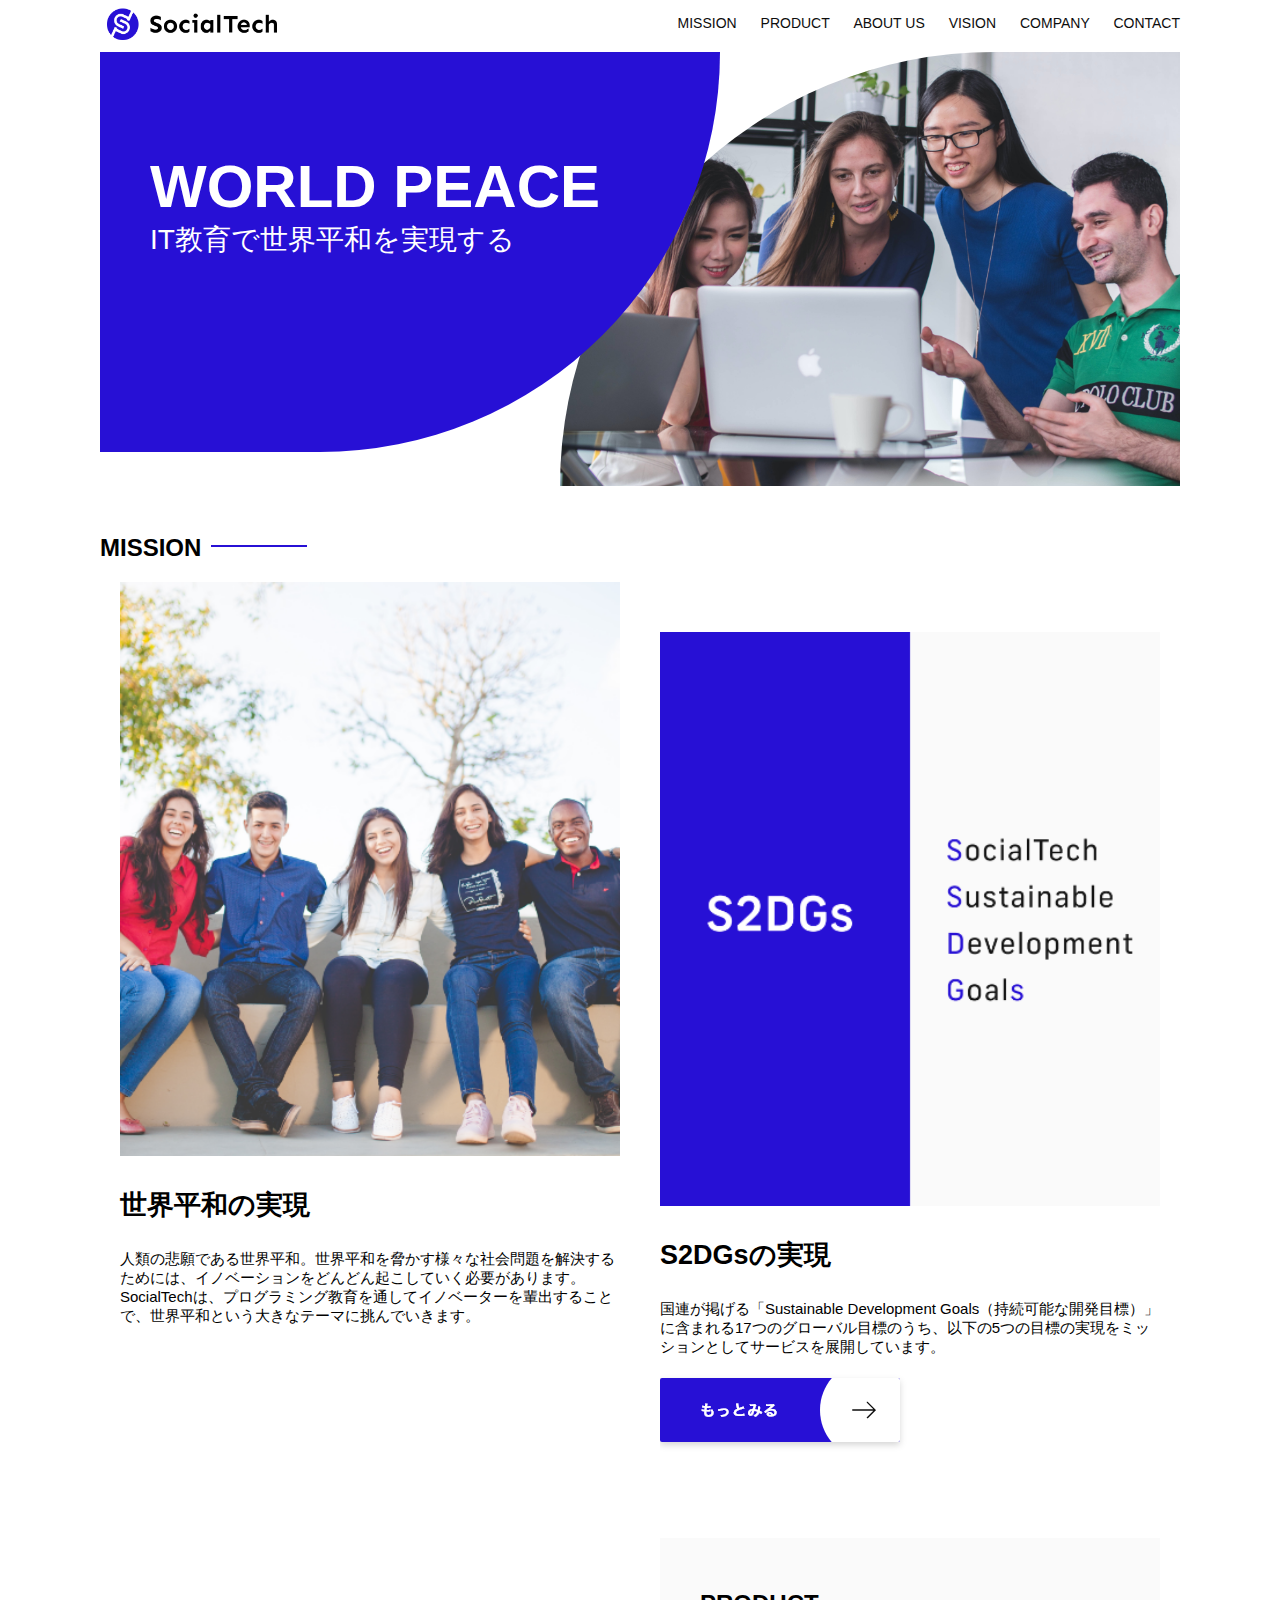
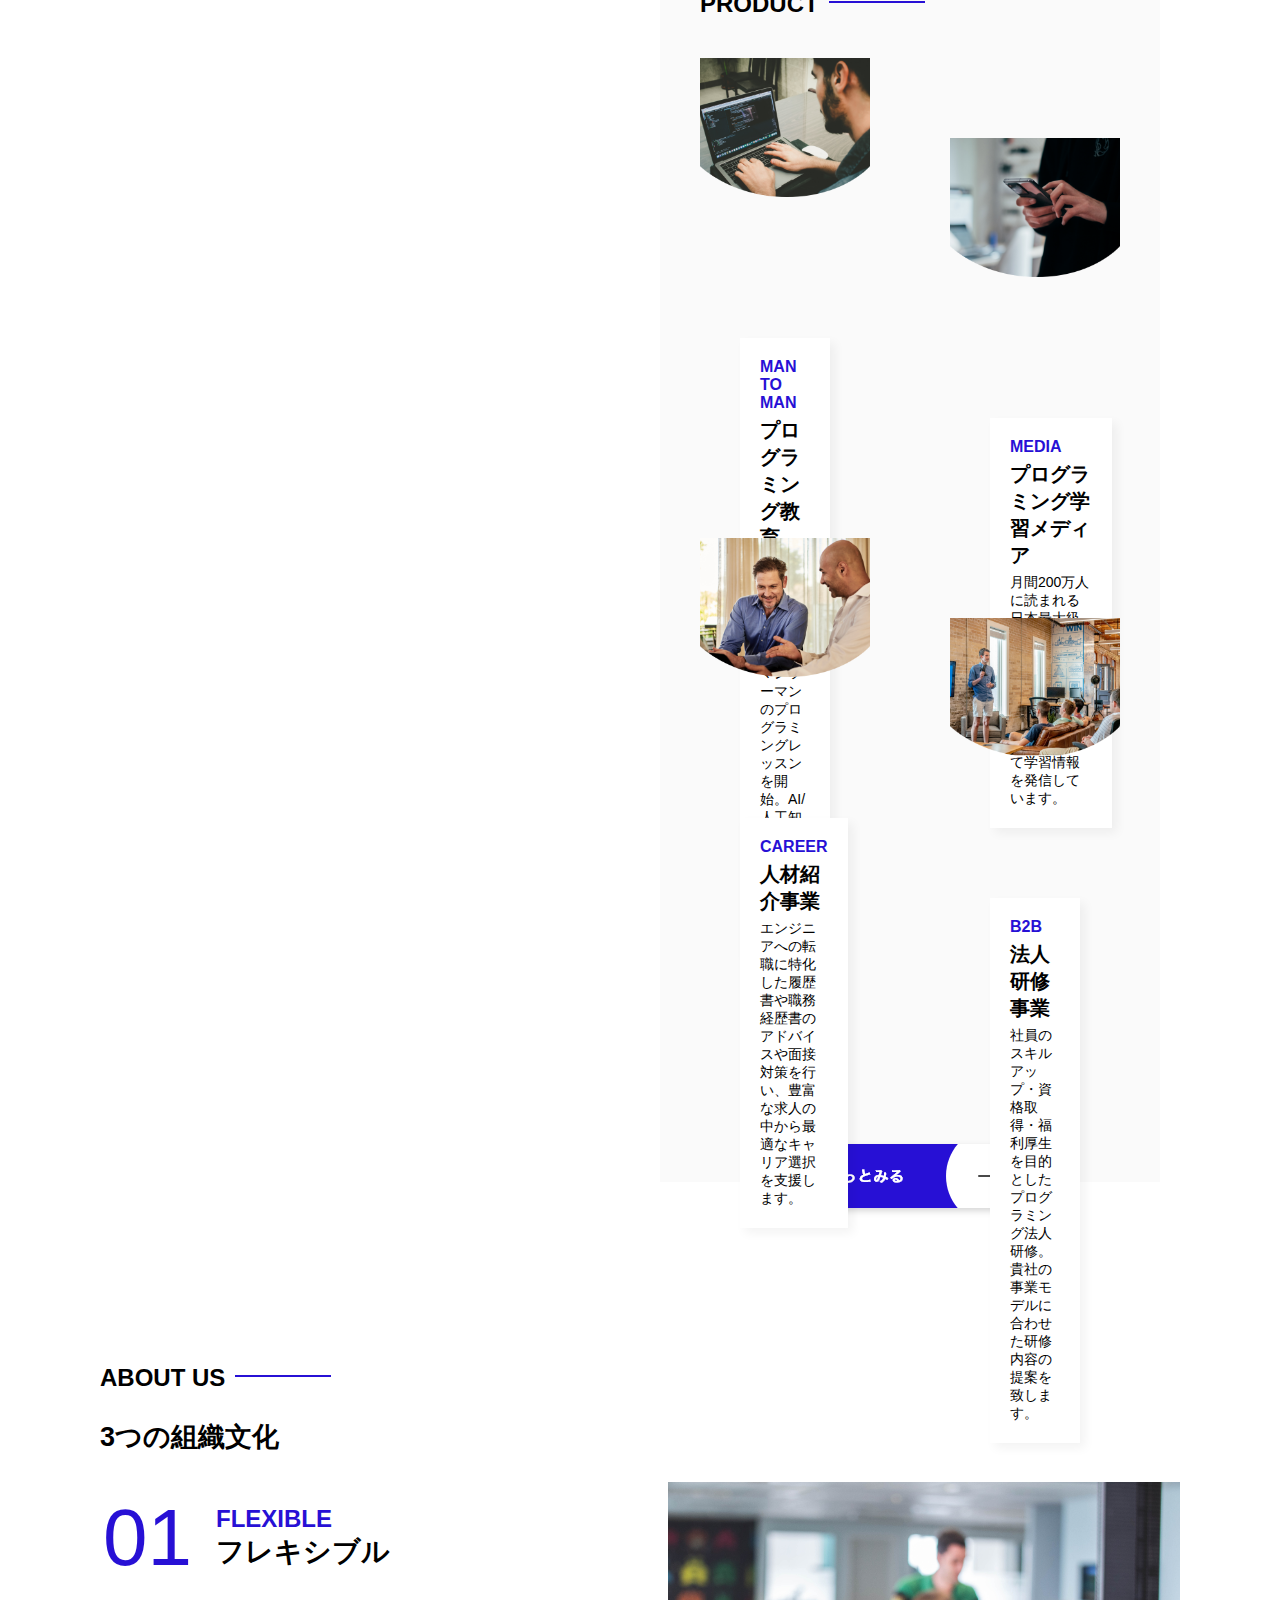
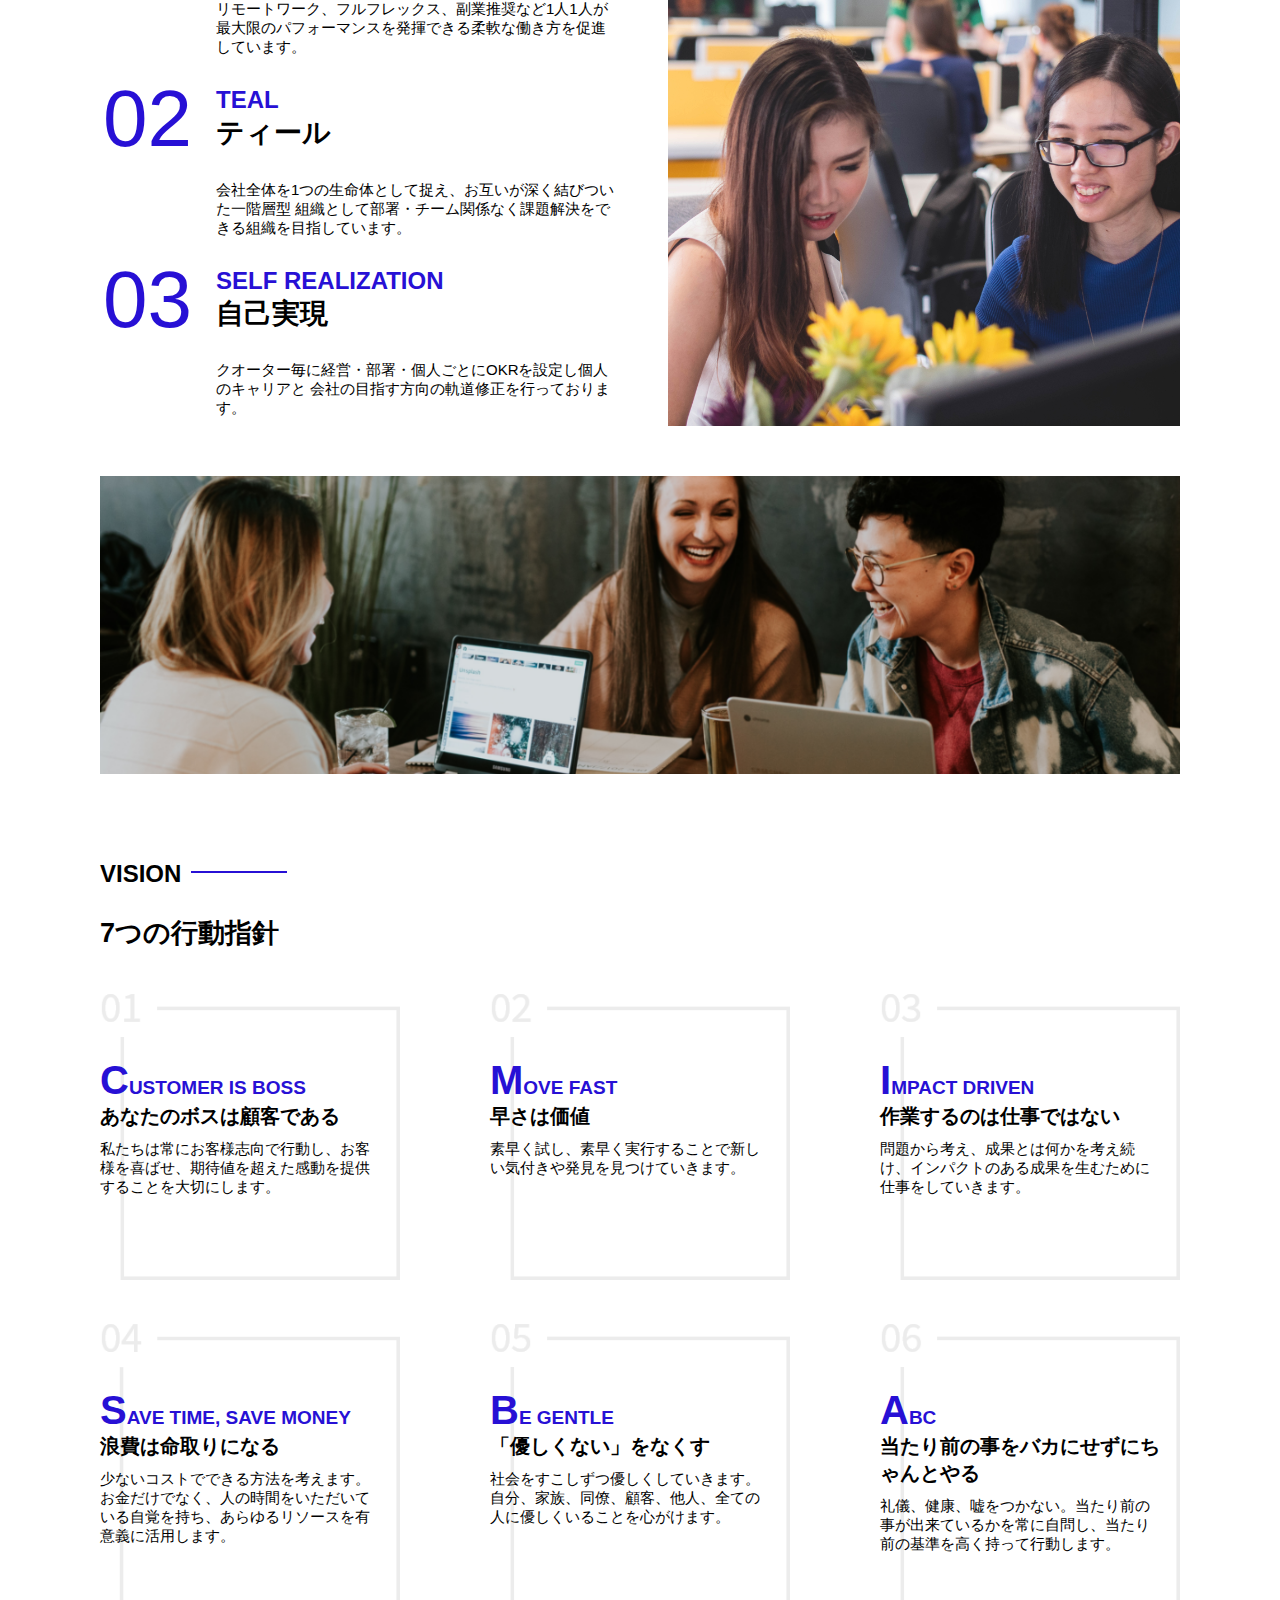
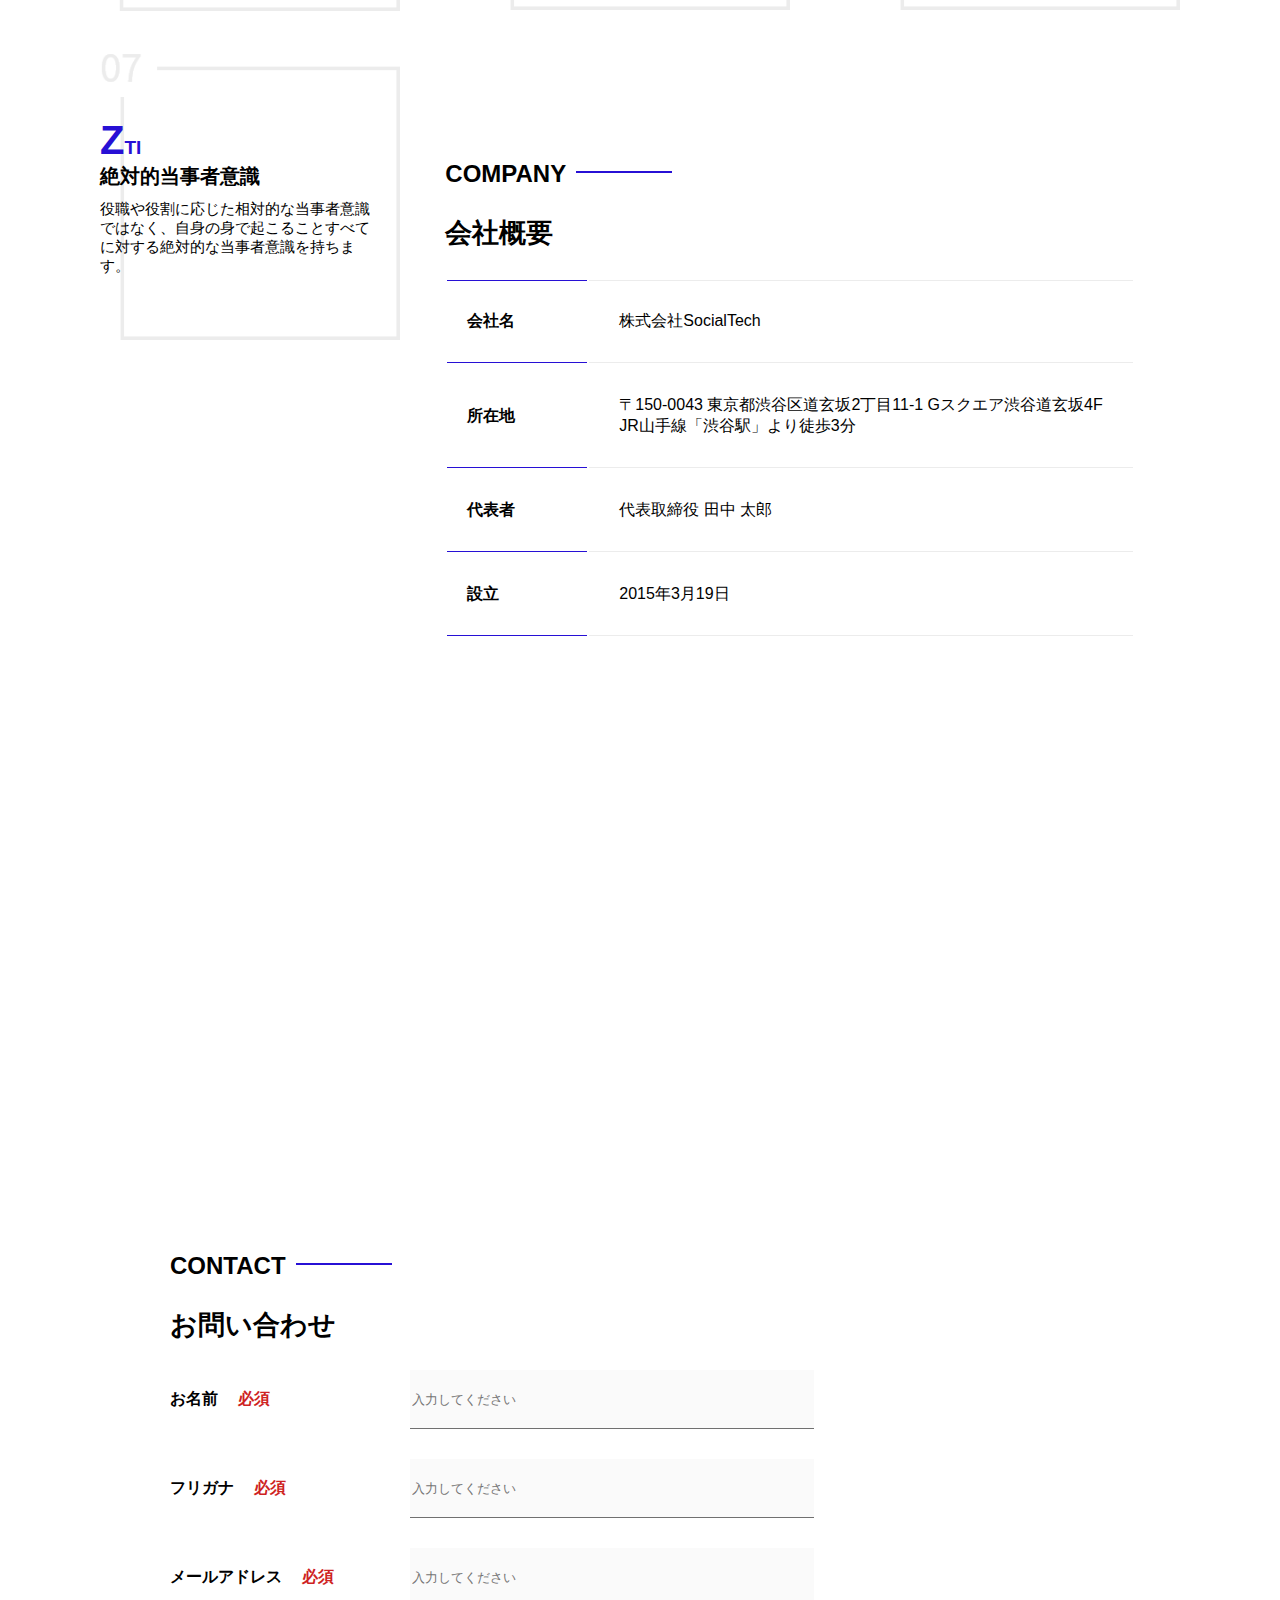
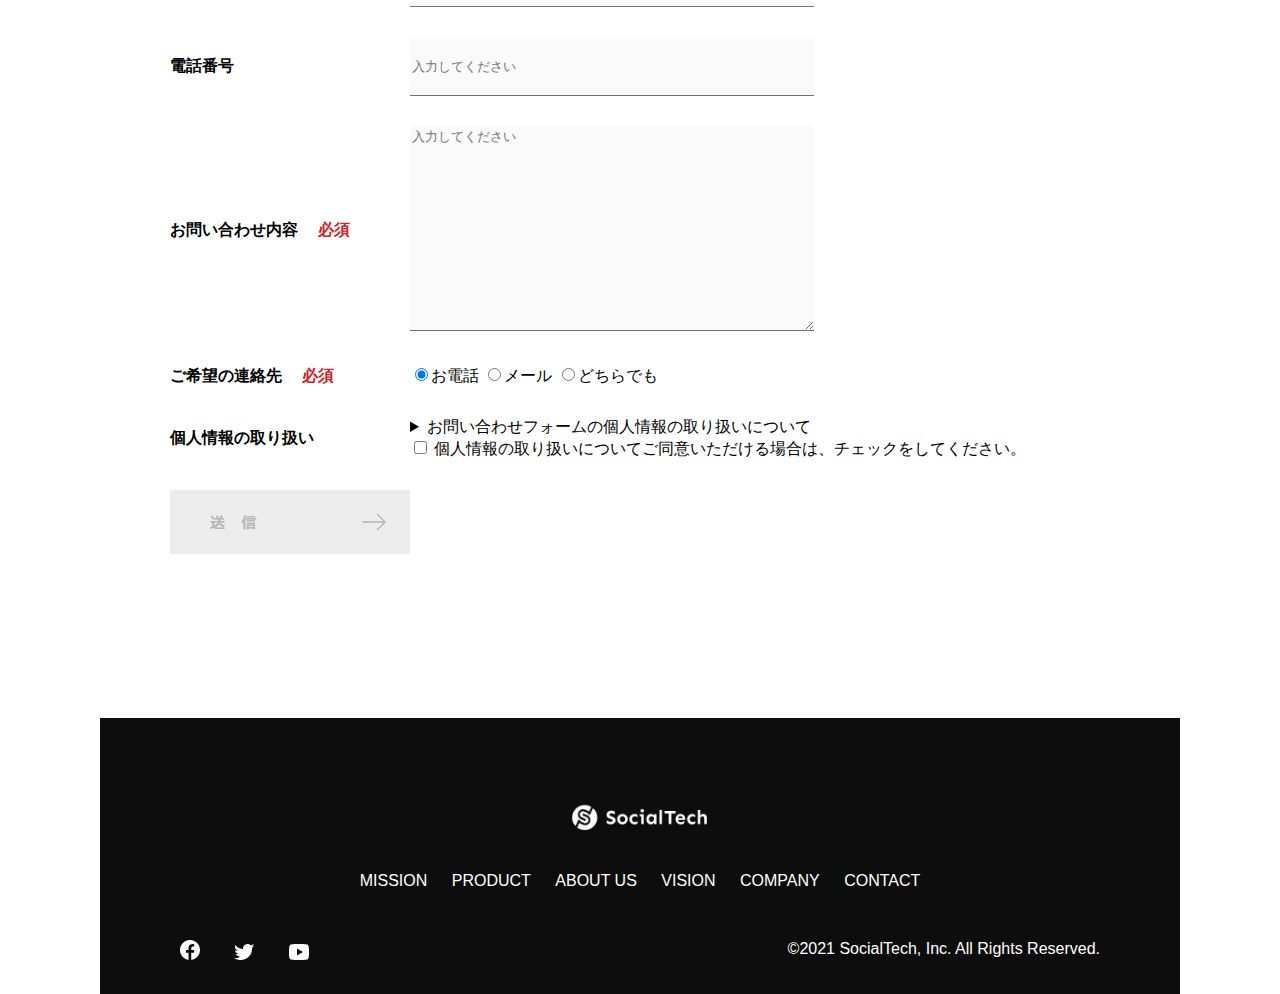
<file: kadai/socialtech/index.html>
<!--======== 前略 ========-->
<!DOCTYPE html>
<html>
<head>
  <title>SocialTech</title>
  <meta charset="UTF-8">
  <meta name="description" content="SocialTechはEdTech業界のリーディングカンパニーを目指します。">
  <meta name="viewport" content="width=device-width, initial-scale=1.0">
   <link rel="stylesheet" href="style.css">
</head>
<body>
  <!-- ヘッダー -->
  <header>
    <!-- ロゴ -->
    <a href="index.html" id="logo"><img src="images/logo.png" alt="トップページに戻る"></a>

    <!-- PC用ナビゲーション -->
    <nav id="nav-pc">
      <a href="mission.html">MISSION</a>
      <a href="product.html">PRODUCT</a>
      <a href="index.html#aboutus">ABOUT US</a>
      <a href="index.html#vision">VISION</a>
      <a href="index.html#company">COMPANY</a>
      <a href="index.html#contact">CONTACT</a>
    </nav>
    <!-- スマホ用メニューボタン -->
    <img id="menu-sp" src="images/button-menu.png" alt="ナビゲーションを開く" onclick="document.getElementById('nav-sp').style.display = 'block'">
  <!-- スマホ用ナビゲーション -->
  <nav id="nav-sp">
    <img id="close" src="images/button-close.png" alt="ナビゲーションを閉じる" onclick="document.getElementById('nav-sp').style.display = 'none'">
    <a id="logo-sp" href="index.html" onclick="document.getElementById('nav-sp').style.display = 'none'"><img
        src="images/logo-sp.png" alt="トップページに戻る"></a>
    <a class="menu" href="mission.html" onclick="document.getElementById('nav-sp').style.display = 'none'">MISSION</a>
    <a class="menu" href="product.html" onclick="document.getElementById('nav-sp').style.display = 'none'">PRODUCT</a>
    <a class="menu" href="index.html#aboutus" onclick="document.getElementById('nav-sp').style.display = 'none'">ABOUT
      US</a>
    <a class="menu" href="index.html#vision"
      onclick="document.getElementById('nav-sp').style.display = 'none'">VISION</a>
    <a class="menu" href="index.html#company"
      onclick="document.getElementById('nav-sp').style.display = 'none'">COMPANY</a>
    <a class="menu" href="index.html#contact"
      onclick="document.getElementById('nav-sp').style.display = 'none'">CONTACT</a>
    <div id="sns">
      <a href="https://www.facebook.com/sejuku2013"><img src="images/button-facebook.png" alt="Facebookのリンク"></a>
      <a href="https://twitter.com/samuraijuku"><img src="images/button-twitter.png" alt="Twitterのリンク"></a>
      <a href="https://www.youtube.com/channel/UCCFOQO5aDK0xXam4cUQXT8g"><img src="images/button-youtube.png" alt="YouTubeのリンク"></a>
    </div>
  </nav>
  </header>

<!--======== 後略 ========-->

  <main>
    <article>
      <!-- メインビジュアル -->
      <section id="main-visual">
         <div id="main-message">
             <h1>WORLD PEACE</h1>
             <p>IT教育で世界平和を実現する</p>
         </div>
         <img src="images/index/index-main.png" alt="PCの周りに集まる多国籍の仲間たち">
      </section>
       <!--ミッション-->
       <section id="mission">
        <h2 class="index-h2">MISSION</h2>
        <div id="mission-flex">
          <div>
            <img id="mission-photo" src="images/index/index-mission.png" alt="屋外のベンチで写真を撮影する多国籍の仲間たち">
            <h3>世界平和の実現</h3>
            <p>
              人類の悲願である世界平和。世界平和を脅かす様々な社会問題を解決するためには、イノベーションをどんどん起こしていく必要があります。SocialTechは、プログラミング教育を通してイノベーターを輩出することで、世界平和という大きなテーマに挑んでいきます。
            </p>
          </div>
          <div>
             <img id="s2dgs" src="images/index/s2dgs.png" alt="S2DGs">
             <h3>S2DGsの実現</h3>
             <p>国連が掲げる「Sustainable Development Goals（持続可能な開発目標）」に含まれる17つのグローバル目標のうち、以下の5つの目標の実現をミッションとしてサービスを展開しています。</p>
             <a href="mission.html">
               <img src="images/button-more.png" alt="もっとみる">
             </a>
             <section id="product">
              <h2 class="index-h2">PRODUCT</h2>
              <div>
                <div id="product-left">
                  <div>
                    <img class="product-photo" src="images/index/index-mantoman.png" alt="PCでコードを書く男性">
                    <div class="product-explain">
                      <span>MAN TO MAN</span>
                      <h3>プログラミング教育</h3>
                      <p>2013年より日本で唯一の専属講師によるマンツーマンのプログラミングレッスンを開始。AI/人工知能やウェブデザインの学習も可能です。</p>
                    </div>
                  </div>
                  <div>
                    <img class="product-photo" src="images/index/index-career.png" alt="笑顔で話し合う2人の男性">
                    <div class="product-explain">
                      <span>CAREER</span>
                      <h3>人材紹介事業</h3>
                      <p>エンジニアへの転職に特化した履歴書や職務経歴書のアドバイスや面接対策を行い、豊富な求人の中から最適なキャリア選択を支援します。</p>
                    </div>
                  </div>
                </div>
                <div id="product-right">
                  <div>
                    <img class="product-photo" src="images/index/index-media.png" alt="スマートフォンを操作する人">
                    <div class="product-explain">
                      <span>MEDIA</span>
                      <h3>プログラミング学習メディア</h3>
                      <p>月間200万人に読まれる日本最大級のプログラミング学習サイト「SocialTech Blog」やYouTubeチャンネルにて学習情報を発信しています。</p>
                    </div>
                  </div>
                  <div>
                    <img class="product-photo" src="images/index/index-b2b.png" alt="講演中の男性とそれを聴く人々">
                    <div class="product-explain">
                      <span>B2B</span>
                      <h3>法人研修事業</h3>
                      <p>社員のスキルアップ・資格取得・福利厚生を目的としたプログラミング法人研修。貴社の事業モデルに合わせた研修内容の提案を致します。</p>
                    </div>
                  </div>
                </div>
              </div>
              <div>
                <a id="product-more" href="product.html">
                  <img src="images/button-more.png" alt="もっとみる">
                </a>
              </div>
                </div>
              </div>
            </section>
            <!---ABOUT US-->
       <section id="aboutus">
        <h2 class="index-h2">ABOUT US</h2>
        <h3>3つの組織文化</h3>
        <div>
          <table class="culture-table">
            <tr>
              <td>
                <span class="culture-num">01</span>
              </td>
              <td>
                <span class="culture-en">FLEXIBLE</span>
                <span class="culture-jp">フレキシブル</span>
              </td>
            </tr>
            <tr>
              <td>
                <!--空のセル-->
              </td>
              <td>
                <p class="culture-description">
                  リモートワーク、フルフレックス、副業推奨など1人1人が最大限のパフォーマンスを発揮できる柔軟な働き方を促進しています。
                </p>
              </td>
            </tr>
            <tr>
              <td>
                <span class="culture-num">02</span>
              </td>
              <td>
                <span class="culture-en">TEAL</span>
                <span class="culture-jp">ティール</span>
              </td>
            </tr>
            <tr>
              <td>
                <!--空のセル-->
              </td>
              <td>
                <p class="culture-description">
                  会社全体を1つの生命体として捉え、お互いが深く結びついた一階層型
                  組織として部署・チーム関係なく課題解決をできる組織を目指しています。
                </p>
              </td>
            </tr>
            <tr>
              <td>
                <span class="culture-num">03</span>
              </td>
              <td>
                <span class="culture-en">SELF REALIZATION</span>
                <span class="culture-jp">自己実現</span>
              </td>
            </tr>
            <tr>
              <td>
                <!--空のセル-->
              </td>
              <td>
                <p class="culture-description">
                  クオーター毎に経営・部署・個人ごとにOKRを設定し個人のキャリアと
                  会社の目指す方向の軌道修正を行っております。
                </p>
              </td>
            </tr>
          </table>
          <img class="culture-img" src="images/index/index-aboutus1.png" alt="笑顔で話し合う2人の女性">
       </div>
       <img class="culture-img2" src="images/index/index-aboutus2.png" alt="笑顔で話し合う3人の男女">
     </section>
      <!-- VISION -->
      <section id="vision">
        <h2 class="index-h2">VISION</h2>
        <h3>7つの行動指針</h3>
        <div>
          <div class="vision-box">
            <img src="images/index/vision-01.png" alt="01">
            <span>
              <h4>CUSTOMER IS BOSS</h4>
              <h5>あなたのボスは顧客である</h5>
              <p>私たちは常にお客様志向で行動し、お客様を喜ばせ、期待値を超えた感動を提供することを大切にします。</p>
            </span>
          </div>
           <div class="vision-box">
             <img src="images/index/vision-02.png" alt="02">
             <span>
               <h4>MOVE FAST</h4>
               <h5>早さは価値</h5>
               <p>素早く試し、素早く実行することで新しい気付きや発見を見つけていきます。</p>
             </span>
           </div>
           <div class="vision-box">
             <img src="images/index/vision-03.png" alt="03">
             <span>
               <h4>IMPACT DRIVEN</h4>
               <h5>作業するのは仕事ではない</h5>
               <p>問題から考え、成果とは何かを考え続け、インパクトのある成果を生むために仕事をしていきます。</p>
             </span>
           </div>
           <div class="vision-box">
             <img src="images/index//vision-04.png" alt="04">
             <span>
               <h4>SAVE TIME, SAVE MONEY</h4>
               <h5>浪費は命取りになる</h5>
               <p>少ないコストでできる方法を考えます。お金だけでなく、人の時間をいただいている自覚を持ち、あらゆるリソースを有意義に活用します。</p>
             </span>
           </div>
           <div class="vision-box">
             <img src="images/index/vision-05.png" alt="05">
             <span>
               <h4>BE GENTLE</h4>
               <h5>「優しくない」をなくす</h5>
               <p>社会をすこしずつ優しくしていきます。自分、家族、同僚、顧客、他人、全ての人に優しくいることを心がけます。</p>
             </span>
           </div>
           <div class="vision-box">
             <img src="images/index/vision-06.png" alt="06">
             <span>
               <h4>ABC</h4>
               <h5>当たり前の事をバカにせずにちゃんとやる</h5>
               <p>礼儀、健康、嘘をつかない。当たり前の事が出来ているかを常に自問し、当たり前の基準を高く持って行動します。</p>
             </span>
           </div>
           <div class="vision-box">
             <img src="images/index/vision-07.png" alt="07">
             <span>
               <h4>ZTI</h4>
               <h5>絶対的当事者意識</h5>
               <p>役職や役割に応じた相対的な当事者意識ではなく、自身の身で起こることすべてに対する絶対的な当事者意識を持ちます。</p>
             </span>
           </div>
           <!-- COMPANY -->
 <section id="company">
  <h2 class="index-h2">COMPANY</h2>
  <h3>会社概要</h3>
  <table id="company-table">
    <tr>
      <th class="tableheader-first">会社名</th>
      <td class="cell-first">株式会社SocialTech</td>
    </tr>
    <tr>
      <th class="tableheader">所在地</th>
      <td class="cell">〒150-0043 東京都渋谷区道玄坂2丁目11-1 Gスクエア渋谷道玄坂4F<br>JR山手線「渋谷駅」より徒歩3分</td>
    </tr>
    <tr>
      <th class="tableheader">代表者</th>
      <td class="cell">代表取締役 田中 太郎</td>
    </tr>
    <tr>
      <th class="tableheader">設立</th>
      <td class="cell">2015年3月19日</td>
    </tr>
  </table>
  <iframe
    src="https://www.google.com/maps/embed?pb=!1m18!1m12!1m3!1d3241.7759544892483!2d139.69399665123464!3d35.65789123876098!2m3!1f0!2f0!3f0!3m2!1i1024!2i768!4f13.1!3m3!1m2!1s0x60188caa0042e8d1%3A0xba130bea826a7aa2!2z44CSMTUwLTAwNDMg5p2x5Lqs6YO95riL6LC35Yy66YGT546E5Z2C77yS5LiB55uu77yR77yR4oiS77yR!5e0!3m2!1sja!2sjp!4v1636872991912!5m2!1sja!2sjp"
    style="border:0;" allowfullscreen="" loading="lazy">
  </iframe>
</section>
 <!-- お問い合わせフォーム -->
 <section id="contact">
   <h2 class="index-h2">CONTACT</h2>
   <h3>お問い合わせ</h3>
   <form>
      <div>
          <div class="contact-heading">
            <label class="contact-label">お名前<span class="contact-span">必須</span></label>
          </div>
          <div>
            <input type="text" name="name" placeholder="入力してください" class="contact-textbox">
          </div>
        </div>
        <div>
          <div class="contact-heading">
            <label class="contact-label">フリガナ<span class="contact-span">必須</span></label>
          </div>
          <div>
            <input type="text" name="hurigana" placeholder="入力してください" class="contact-textbox">
          </div>
        </div>
        <div>
          <div class="contact-heading">
            <label class="contact-label">メールアドレス<span class="contact-span">必須</span></label>
          </div>
          <div>
            <input type="text" name="email" placeholder="入力してください" class="contact-textbox">
          </div>
        </div>
        <div>
          <div class="contact-heading">
            <label class="contact-label">電話番号</label>
          </div>
          <div>
            <input type="text" name="tel" placeholder="入力してください" class="contact-textbox">
          </div>
        </div>
        <div>
          <div class="contact-heading">
            <label class="contact-label">お問い合わせ内容<span class="contact-span">必須</span></label>
          </div>
          <div>
            <textarea class="contact-textarea" placeholder="入力してください" name="message"></textarea>
          </div>
        </div>
        <div>
          <div class="contact-heading">
            <label class="contact-label">ご希望の連絡先<span class="contact-span">必須</span></label>
          </div>
          <div>
            <input class="radiobutton" type="radio" value="tel" name="contact" checked><label>お電話</label>
            <input class="radiobutton" type="radio" value="mail" name="contact"><label>メール</label>
            <input class="radiobutton" type="radio" value="both" name="contact"><label>どちらでも</label>
          </div>
        </div>
        <div>
          <div class="contact-heading">
            <label class="contact-label">個人情報の取り扱い</label>
          </div>
          <div>
            <details>
              <summary>お問い合わせフォームの個人情報の取り扱いについて</summary>
              <div>
                <span>１．組織の名称又は氏名</span><br>
                株式会社SocialTech<br><br>
                <span>２．個人情報保護管理者（若しくはその代理人）の氏名又は職名、所属及び連絡先
                  鈴木 一郎 コーポレート部</span><br>
                メールアドレス：support@socialtech.net<br>
                TEL：03-xxxx-xxxx<br>
                <span>３．個人情報の利用目的</span><br>
                ・本サービス及び本サービスに関連する情報の提供又はそれらに関する連絡のため<br>
                ・ユーザーの本人確認のため<br>
                ・当社サービスのご案内のため<br>
                ・当社の商品等の広告または宣伝（電子メールによるものを含むものとします。）<br><br>
                <span>４．個人情報の取り扱い業務の委託</span><br>
                個人情報の取扱業務の全部または一部を外部に業務委託する場合があります。<br>
                その際、弊社は、個人情報を適切に保護できる管理体制を敷き実行していることを条件として<br>
                委託先を厳選したうえで、機密保持契約を委託先と締結し、お客様の個人情報を厳密に管理させます。<br><br>
                <span>５．個人情報の開示等の請求</span><br>
                お客様は、弊社に対してご自身の個人情報の開示等（利用目的の通知、開示、内容の訂正・追加・削除、利用の停止または消去、第三者への提供の停止）に関して、当社問合わせ窓口に申し出ることができます。<br>
                その際、弊社はお客様ご本人を確認させていただいたうえで、合理的な期間内に対応いたします。<br><br>
                なお、個人情報に関する弊社問合わせ先は、次の通りです。<br><br>
                株式会社SocialTech　個人情報問合せ窓口<br>
                〒150-0043　東京都渋谷区道玄坂2丁目11-1 Ｇスクエア渋谷道玄坂 4F<br>
                メールアドレス：support@socialtech.net　TEL：03-xxxx-xxxx<br><br>
                <span>６．個人情報を提供されることの任意性について</span><br><br>
                お客様がご自身の個人情報を弊社に提供されるか否かは、お客様のご判断によりますが、もしご提供されない場合には、適切なサービスが提供できない場合がありますので予めご了承ください。
              </div>
            </details>
            <input type="checkbox" name="agree">
            <span>個人情報の取り扱いについてご同意いただける場合は、チェックをしてください。</span>
          </div>
        </div>
        <input type="image" src="images/button-submit.png" alt="送信する">
     </form>
   </section>
 </article>
</main>
</body>

</html>
     </form>
   </section>
 </article>
 <footer>
  <div id="footer-logo">
    <img src="images/logo-sp.png" alt="SocialTech">
  </div>
  <div id="footer-link">
    <a href="mission.html">MISSION</a>
    <a href="product.html">PRODUCT</a>
    <a href="index.html#aboutus">ABOUT US</a>
    <a href="index.html#vision">VISION</a>
    <a href="index.html#company">COMPANY</a>
    <a href="index.html#contact">CONTACT</a>
  </div>
  <div id="sns-footer">
    <a href="https://www.facebook.com/sejuku2013"><img src="images/button-facebook.png" alt="Facebookのリンク"></a>
    <a href="https://twitter.com/samuraijuku"><img src="images/button-twitter.png" alt="Twitterのリンク"></a>
    <a href="https://www.youtube.com/channel/UCCFOQO5aDK0xXam4cUQXT8g"><img src="images/button-youtube.png" alt="YouTubeのリンク"></a>
    <span id="copyright">&copy;2021 SocialTech, Inc. All Rights Reserved. </span>
  </div>
</footer>
</main>
</body>

</html>

   </form>
 </section>
</article>
</main>
</body>

</html>
   </article>
 </main>
</body>

</html>

        </div>
      </section>
    </article>
  </main>
  </body>
</html>
</file>
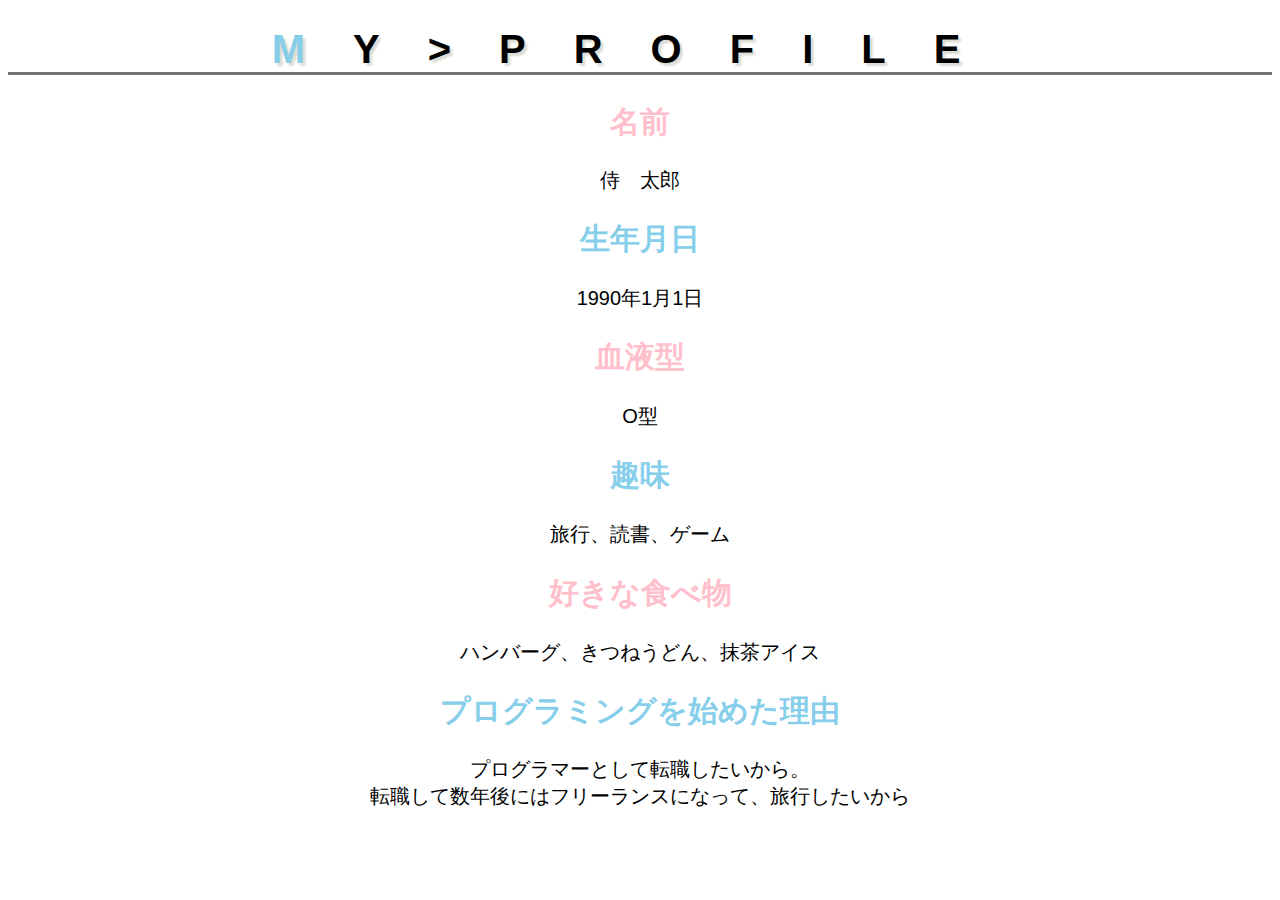
<file: kadai_014/kadai_014.html>
<!DOCTYPE html>
<html lang="ja">
<head>
    <meta charset="UTF-8">
    <meta name="description" content="このページは14章の課題です。">
    <link rel="stylesheet" href="style.css">
    <title>14章課題</title>
</head>
<body>
<h1><span class="sky">M</span>Y<span class=""pink></span>>P</span>ROFILE</h1>  
<h2 class="pink">名前</h2>
<p>侍　太郎</p>
<h2 class="sky">生年月日</h2>
<p>1990年1月1日</p>
<h2 class="pink">血液型</h2>
<p>O型</p>
<h2 class="sky">趣味</h2>
<p>旅行、読書、ゲーム</p>
<h2 class="pink">好きな食べ物</h2>
<p>ハンバーグ、きつねうどん、抹茶アイス</p>
<h2 class="sky">プログラミングを始めた理由</h2>
<p>プログラマーとして転職したいから。<br>転職して数年後にはフリーランスになって、旅行したいから</p>




</body>
</html>
</file>
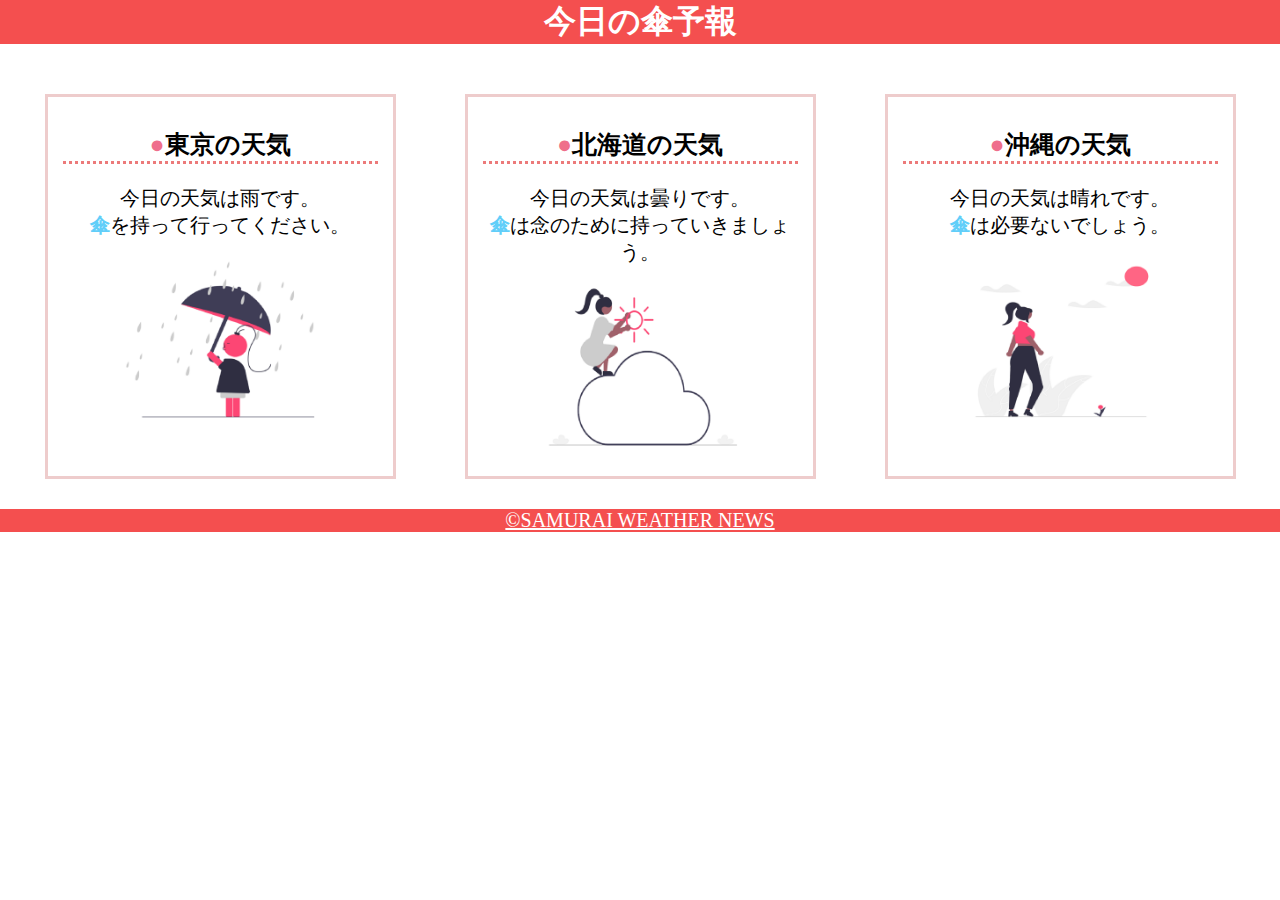
<file: kadai_022/kadai_022.html>
<!DOCTYPE html>
 <html>
     <head>
         <title>課題22章</title>
         <meta charset="utf-8">
         <meta name="description" content="このページは22章の課題です。">
         <link rel="stylesheet" href="style.css">
         <meta nama="viewport" content="width=device-width,initial-scale=1.0">
    
     </head>
     <body>
 <header>
<h1>今日の傘予報</h1>
</header>
<main>
<div id="parent">
    
    <div class="contents">
        <h2>東京の天気</h2>
        <p>今日の天気は雨です。</p>
        <p>傘を持って行ってください。</p>
        <img src="images/rainy.png">
    </div>

    
    <div class="contents">
       <h2>北海道の天気</h2>
        <p>今日の天気は曇りです。</p>
        <p>傘は念のために持っていきましょう。</p>
        <img src="images/cloudy.png"> 
    </div>
    
    <div class="contents">
    <h2>沖縄の天気</h2>
        <p>今日の天気は晴れです。</p>
        <p>傘は必要ないでしょう。</p>
        <img src="images/sunny.png">  
    </div>



</div>
</main>
<footer>
<a href="https://www.sejuku.net/corp/">&copy;SAMURAI WEATHER NEWS</a>
</footer>
</body>
     </html>
</file>
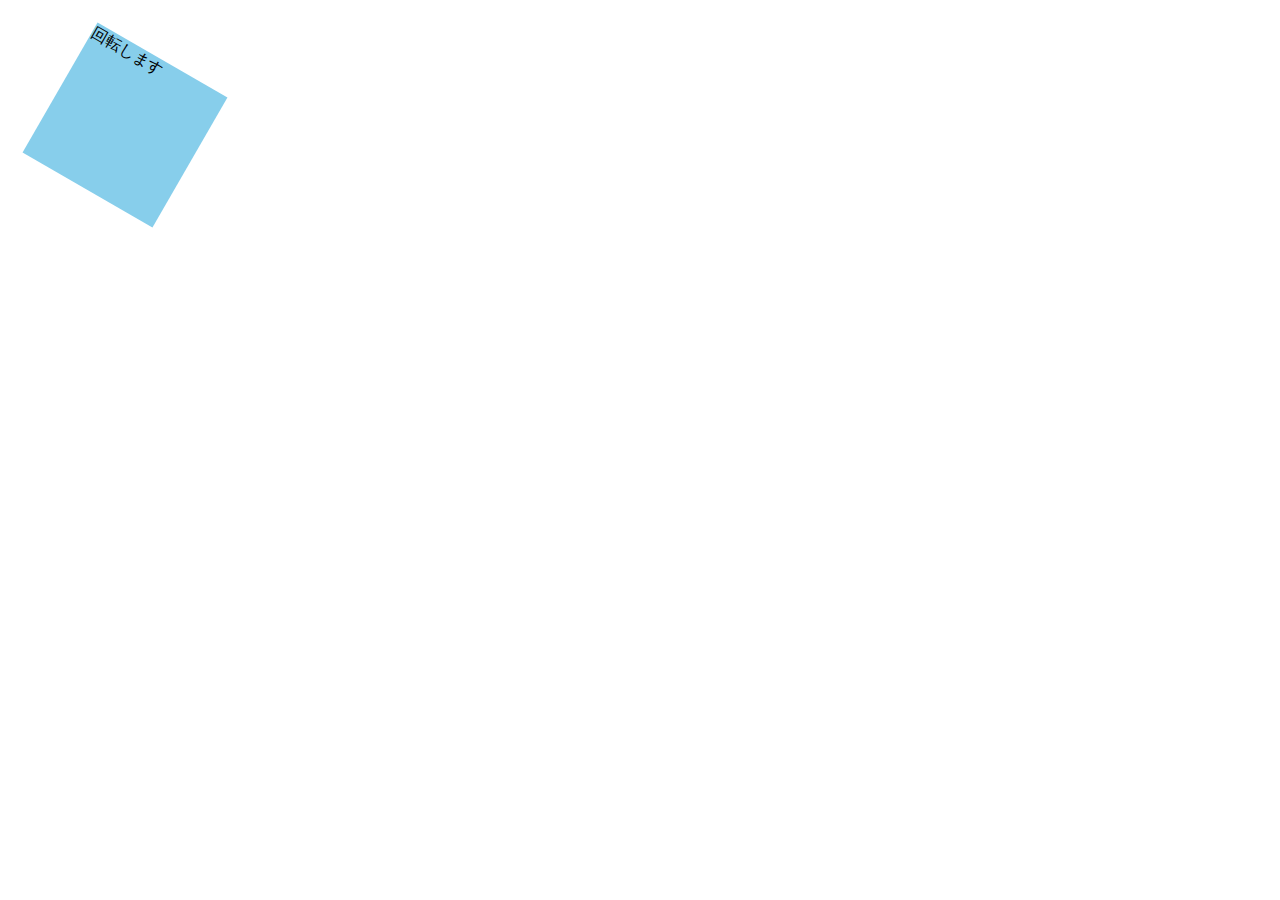
<file: kadai_mdn_css/mdn.html>
<!DOCTYPE html>
<html>

<head>
    <style>
        div {
            position: absolute;
            left: 50px;
            top: 50px;
            width: 150px;
            height: 150px;
            background-color: skyblue;
            transform: rotate(30deg);
        }
    </style>
</head>

<body>
    <div>
        回転します
    </div>

</body>

</html>
</file>
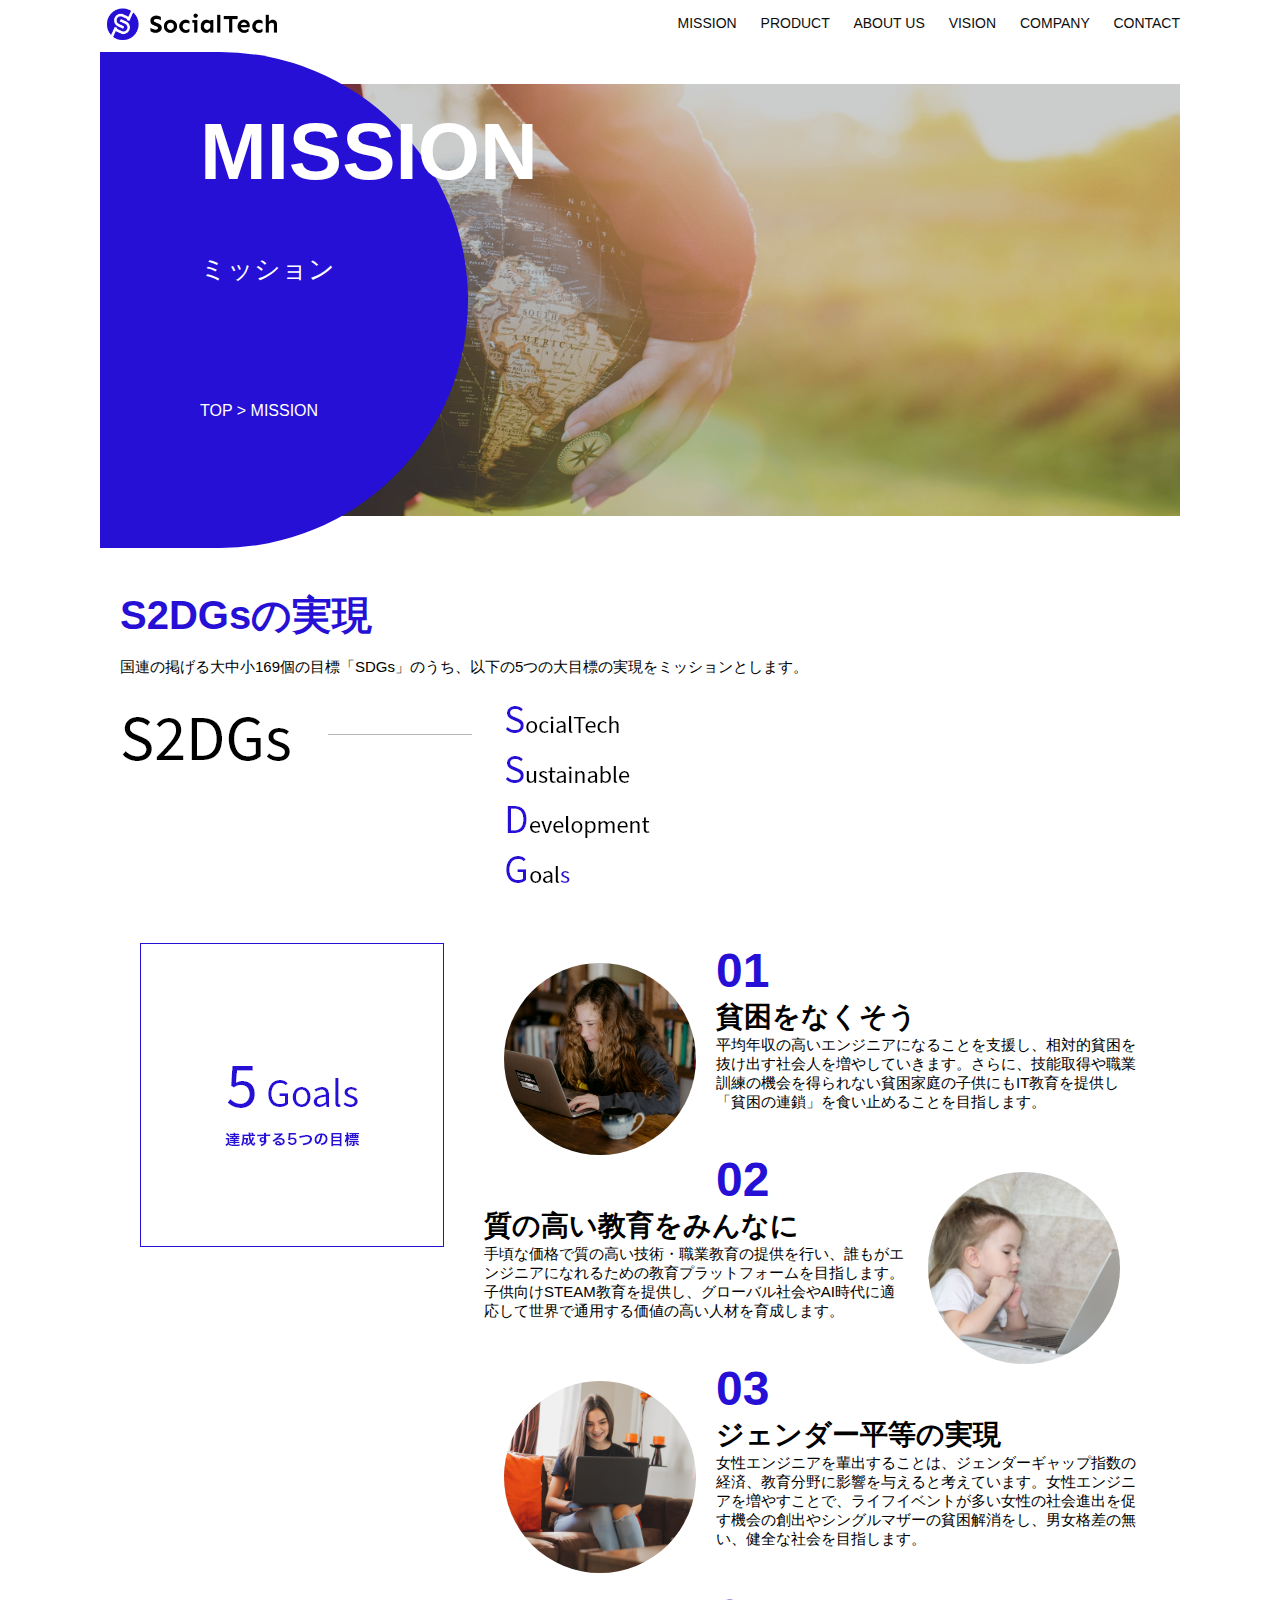
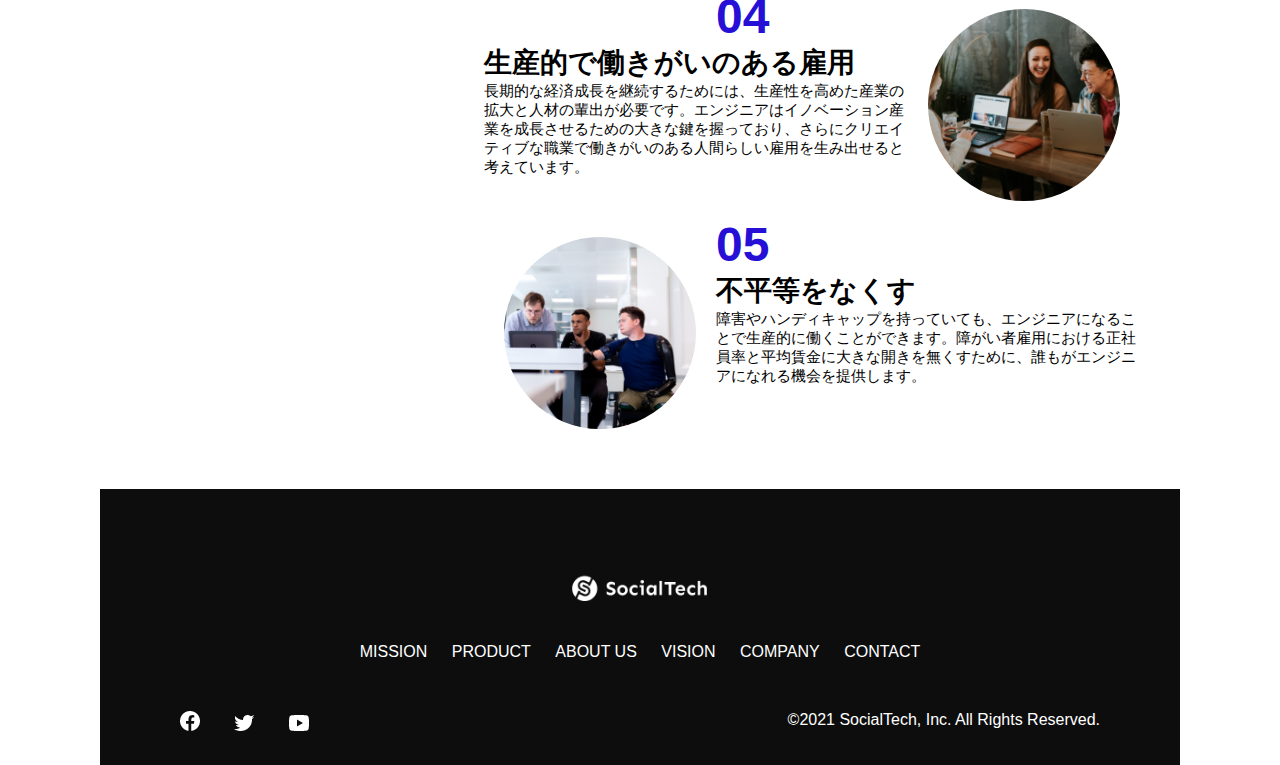
<file: kadai/socialtech/mission.html>
<!DOCTYPE html>
<html>
<head>
  <title>SocialTech - MISSION ミッション -</title>
  <meta charset="UTF-8">
  <meta name="description" content="SocialTechが目指す5つの目標（S2DGs）を紹介します">
  <meta name="viewport" content="width=device-width, initial-scale=1.0">
  <link rel="stylesheet" href="style.css">
</head>

<body>
  <!-- ヘッダー -->
  <header>
    <!-- ロゴ -->
    <a href="index.html" id="logo"><img src="images/logo.png" alt="トップページに戻る"></a>

    <!-- PC用ナビゲーション -->
    <nav id="nav-pc">
      <a href="mission.html">MISSION</a>
      <a href="product.html">PRODUCT</a>
      <a href="index.html#aboutus">ABOUT US</a>
      <a href="index.html#vision">VISION</a>
      <a href="index.html#company">COMPANY</a>
      <a href="index.html#contact">CONTACT</a>
    </nav>

    <!-- スマホ用メニューボタン -->
    <img id="menu-sp" src="images/button-menu.png" alt="ナビゲーションを開く" onclick="document.getElementById('nav-sp').style.display = 'block'">

    <!-- スマホ用ナビゲーション -->
    <nav id="nav-sp">
      <img id="close" src="images/button-close.png" alt="ナビゲーションを閉じる" onclick="document.getElementById('nav-sp').style.display = 'none'">
      <a id="logo-sp" href="index.html" onclick="document.getElementById('nav-sp').style.display = 'none'"><img
          src="images/logo-sp.png" alt="トップページに戻る"></a>
      <a class="menu" href="mission.html" onclick="document.getElementById('nav-sp').style.display = 'none'">MISSION</a>
      <a class="menu" href="product.html" onclick="document.getElementById('nav-sp').style.display = 'none'">PRODUCT</a>
      <a class="menu" href="index.html#aboutus" onclick="document.getElementById('nav-sp').style.display = 'none'">ABOUT
        US</a>
      <a class="menu" href="index.html#vision"
        onclick="document.getElementById('nav-sp').style.display = 'none'">VISION</a>
      <a class="menu" href="index.html#company"
        onclick="document.getElementById('nav-sp').style.display = 'none'">COMPANY</a>
      <a class="menu" href="index.html#contact"
        onclick="document.getElementById('nav-sp').style.display = 'none'">CONTACT</a>
      <div id="sns">
        <a href="https://www.facebook.com/sejuku2013"><img src="images/button-facebook.png" alt="Facebookのリンク"></a>
        <a href="https://twitter.com/samuraijuku"><img src="images/button-twitter.png" alt="Twitterのリンク"></a>
        <a href="https://www.youtube.com/channel/UCCFOQO5aDK0xXam4cUQXT8g"><img src="images/button-youtube.png" alt="YouTubeのリンク"></a>
      </div>
    </nav>
  </header>
  <main>
    <article>
   <section id="mission-main">
       <div id="mission-title">
         <h1>MISSION</h1>
         <span>ミッション</span>
         <div>TOP > MISSION</div>
       </div>
     </section>
     <section id="mission-s2dgs">
      <h2 class="mission-h2">S2DGsの実現</h2>
      <p>国連の掲げる大中小169個の目標「SDGs」のうち、以下の5つの大目標の実現をミッションとします。</p>
      <img src="images/mission/mission-s2dgs.png" alt="S2DGs">
    </section>
    <section id="mission-5goals">
      <div>
        <img id="s2dgs-image" src="images/mission/mission-5goals.png" alt="5Goals">
      </div>
      <div>
         <div>
           <img class="fivegoals-image-left" src="images/mission/mission-5goals01.png" alt="PCを操作する女の子">
           <span class="fivegoals-number">01</span>
           <h3 class="fivegoals-h3">貧困をなくそう</h3>
           <p class="fivegoals-p">
             平均年収の高いエンジニアになることを支援し、相対的貧困を抜け出す社会人を増やしていきます。さらに、技能取得や職業訓練の機会を得られない貧困家庭の子供にもIT教育を提供し「貧困の連鎖」を食い止めることを目指します。
           </p>
         </div>
 
         <div>
           <img class="fivegoals-image-right" src="images/mission/mission-5goals02.png" alt="PCを見つめる小さい女の子">
           <span class="fivegoals-number">02</span>
           <h3 class="fivegoals-h3">質の高い教育をみんなに</h3>
           <p class="fivegoals-p">
             手頃な価格で質の高い技術・職業教育の提供を行い、誰もがエンジニアになれるための教育プラットフォームを目指します。子供向けSTEAM教育を提供し、グローバル社会やAI時代に適応して世界で通用する価値の高い人材を育成します。
           </p>
         </div>
 
         <div>
           <img class="fivegoals-image-left" src="images/mission/mission-5goals03.png" alt="PCを操作する女性">
           <span class="fivegoals-number">03</span>
           <h3 class="fivegoals-h3">ジェンダー平等の実現</h3>
           <p class="fivegoals-p">
             女性エンジニアを輩出することは、ジェンダーギャップ指数の経済、教育分野に影響を与えると考えています。女性エンジニアを増やすことで、ライフイベントが多い女性の社会進出を促す機会の創出やシングルマザーの貧困解消をし、男女格差の無い、健全な社会を目指します。
           </p>
         </div>
 
         <div>
           <img class="fivegoals-image-right" src="images/mission/mission-5goals04.png" alt="笑顔で話し合う3人の男女">
           <span class="fivegoals-number">04</span>
           <h3 class="fivegoals-h3">生産的で働きがいのある雇用</h3>
           <p class="fivegoals-p">
             長期的な経済成長を継続するためには、生産性を高めた産業の拡大と人材の輩出が必要です。エンジニアはイノベーション産業を成長させるための大きな鍵を握っており、さらにクリエイティブな職業で働きがいのある人間らしい雇用を生み出せると考えています。
           </p>
         </div>
 
         <div>
           <img class="fivegoals-image-left" src="images/mission/mission-5goals05.png" alt="障害を持つ男性が生き生きと働く様子">
           <span class="fivegoals-number">05</span>
           <h3 class="fivegoals-h3">不平等をなくす</h3>
           <p class="fivegoals-p">
             障害やハンディキャップを持っていても、エンジニアになることで生産的に働くことができます。障がい者雇用における正社員率と平均賃金に大きな開きを無くすために、誰もがエンジニアになれる機会を提供します。
           </p>
         </div>
       </div>
    </section>
    </article>
    <footer>
      <div id="footer-logo">
        <img src="images/logo-sp.png" alt="SocialTech">
      </div>
      <div id="footer-link">
        <a href="mission.html">MISSION</a>
        <a href="product.html">PRODUCT</a>
        <a href="index.html#aboutus">ABOUT US</a>
        <a href="index.html#vision">VISION</a>
        <a href="index.html#company">COMPANY</a>
        <a href="index.html#contact">CONTACT</a>
      </div>
      <div id="sns-footer">
        <a href="https://www.facebook.com/sejuku2013"><img src="images/button-facebook.png" alt="Facebookのリンク"></a>
        <a href="https://twitter.com/samuraijuku"><img src="images/button-twitter.png" alt="Twitterのリンク"></a>
        <a href="https://www.youtube.com/channel/UCCFOQO5aDK0xXam4cUQXT8g"><img src="images/button-youtube.png" alt="YouTubeのリンク"></a>
        <span id="copyright">&copy;2021 SocialTech, Inc. All Rights Reserved. </span>
      </div>
    </footer>
  </main>
</body>

</html>
</file>
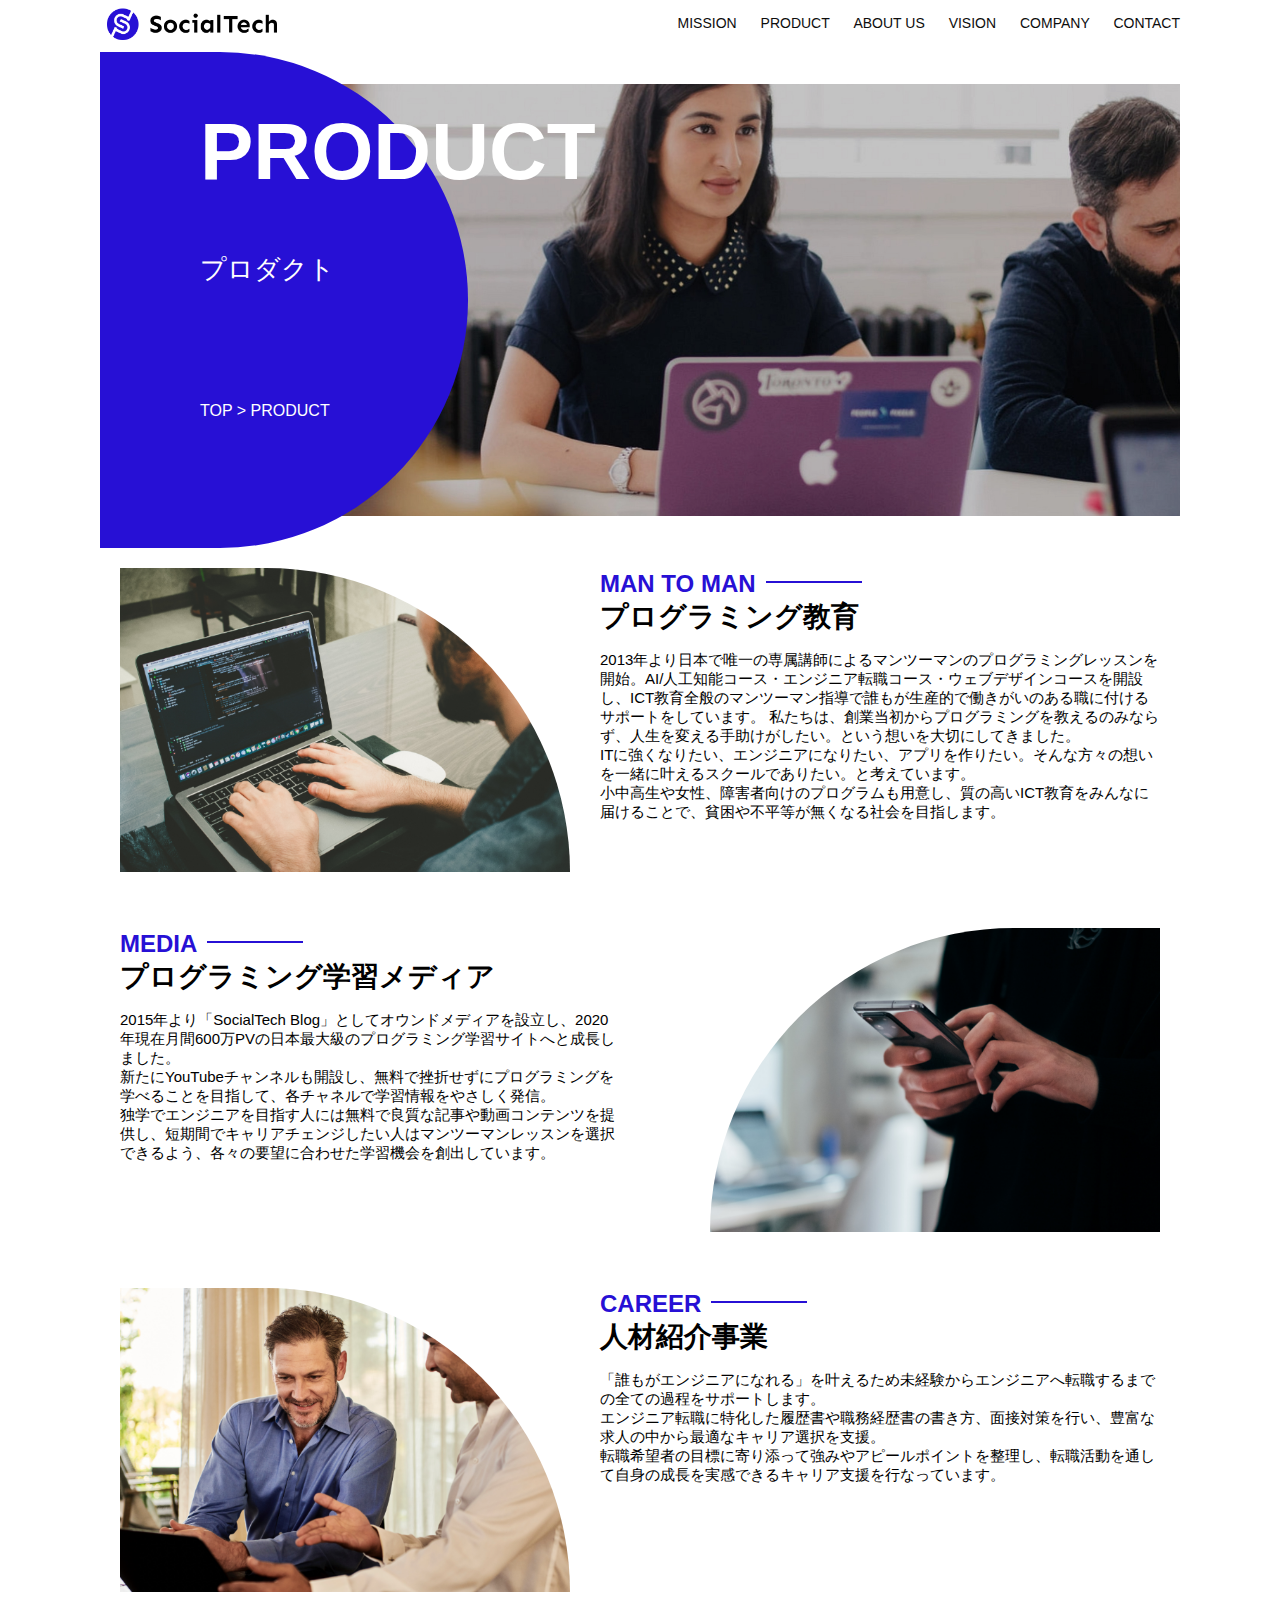
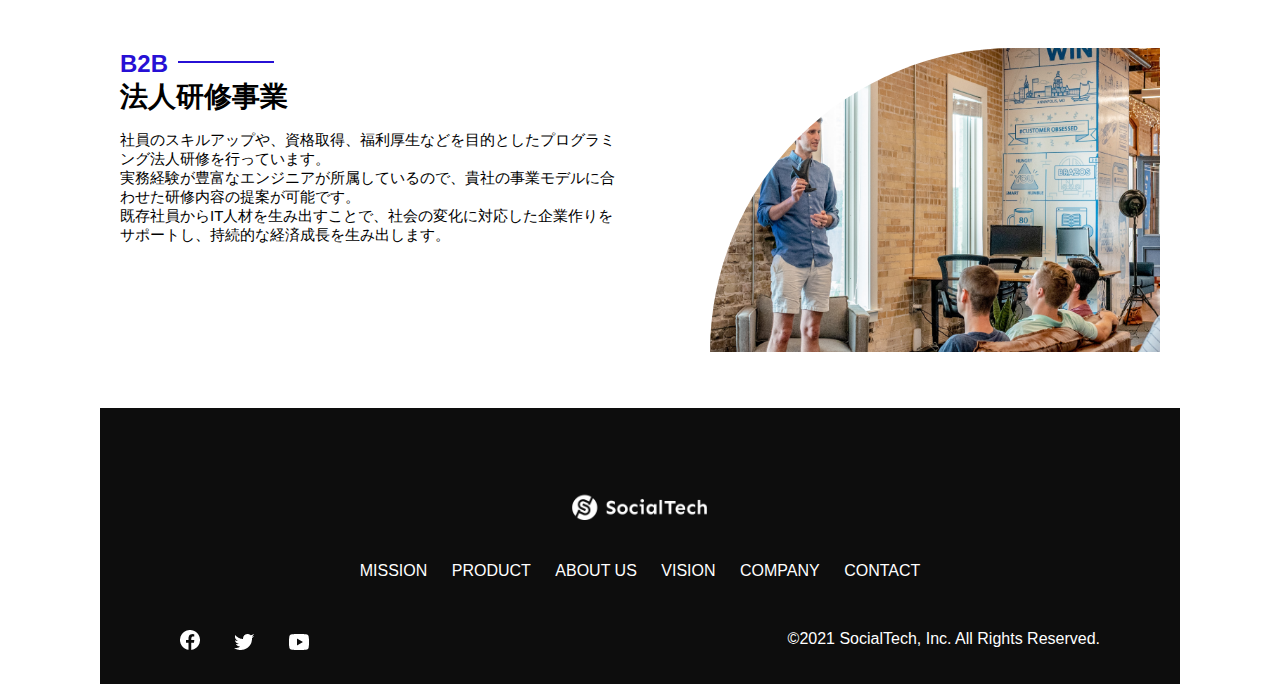
<file: kadai/socialtech/product.html>
<!DOCTYPE html>
  <html>
  <head>
    <title>SocialTech -PRODUCT プロダクト-</title>
    <meta charset="UTF-8">
    <meta name="description" content="SocialTechの4つのプロダクトを紹介します">
    <meta name="viewport" content="width=device-width, initial-scale=1.0">
    <link rel="stylesheet" href="style.css">
  </head>
  
  <body>
    <!-- ヘッダー -->
    <header>
      <!-- ロゴ -->
      <a href="index.html" id="logo"><img src="images/logo.png" alt="トップページに戻る"></a>
  
      <!-- PC用ナビゲーション -->
      <nav id="nav-pc">
        <a href="mission.html">MISSION</a>
        <a href="product.html">PRODUCT</a>
        <a href="index.html#aboutus">ABOUT US</a>
        <a href="index.html#vision">VISION</a>
        <a href="index.html#company">COMPANY</a>
        <a href="index.html#contact">CONTACT</a>
      </nav>
  
      <!-- スマホ用メニューボタン -->
      <img id="menu-sp" src="images/button-menu.png" alt="ナビゲーションを開く" onclick="document.getElementById('nav-sp').style.display = 'block'">
  
      <!-- スマホ用ナビゲーション -->
      <nav id="nav-sp">
        <img id="close" src="images/button-close.png" alt="ナビゲーションを閉じる" onclick="document.getElementById('nav-sp').style.display = 'none'">
        <a id="logo-sp" href="index.html" onclick="document.getElementById('nav-sp').style.display = 'none'"><img
            src="images/logo-sp.png" alt="トップページに戻る"></a>
        <a class="menu" href="mission.html" onclick="document.getElementById('nav-sp').style.display = 'none'">MISSION</a>
        <a class="menu" href="product.html" onclick="document.getElementById('nav-sp').style.display = 'none'">PRODUCT</a>
        <a class="menu" href="index.html#aboutus" onclick="document.getElementById('nav-sp').style.display = 'none'">ABOUT
          US</a>
        <a class="menu" href="index.html#vision"
          onclick="document.getElementById('nav-sp').style.display = 'none'">VISION</a>
        <a class="menu" href="index.html#company"
          onclick="document.getElementById('nav-sp').style.display = 'none'">COMPANY</a>
        <a class="menu" href="index.html#contact"
          onclick="document.getElementById('nav-sp').style.display = 'none'">CONTACT</a>
        <div id="sns">
          <a href="https://www.facebook.com/sejuku2013"><img src="images/button-facebook.png" alt="Facebookのリンク"></a>
          <a href="https://twitter.com/samuraijuku"><img src="images/button-twitter.png" alt="Twitterのリンク"></a>
          <a href="https://www.youtube.com/channel/UCCFOQO5aDK0xXam4cUQXT8g"><img src="images/button-youtube.png" alt="YouTubeのリンク"></a>
        </div>
      </nav>
    </header>
    <main>
      <article>
        <section id="product-main">
          <div id="product-title">
            <h1>PRODUCT</h1>
            <span>プロダクト</span>
            <div>TOP > PRODUCT</div>
          </div>
        </section>
        <section class="product-section1">
          <img src="images/product/product-mantoman.png" alt="PCでコードを書く男性">
          <div>
            <h2 class="product-h2">MAN TO MAN</h2>
            <h3 class="product-h3">プログラミング教育</h3>
            <p>
              2013年より日本で唯一の専属講師によるマンツーマンのプログラミングレッスンを開始。AI/人工知能コース・エンジニア転職コース・ウェブデザインコースを開設し、ICT教育全般のマンツーマン指導で誰もが生産的で働きがいのある職に付けるサポートをしています。
              私たちは、創業当初からプログラミングを教えるのみならず、人生を変える手助けがしたい。という想いを大切にしてきました。<br>ITに強くなりたい、エンジニアになりたい、アプリを作りたい。そんな方々の想いを一緒に叶えるスクールでありたい。と考えています。<br>小中高生や女性、障害者向けのプログラムも用意し、質の高いICT教育をみんなに届けることで、貧困や不平等が無くなる社会を目指します。
            </p>
          </div>
        </section>
        <section class="product-section2">
          <div>
            <h2 class="product-h2">MEDIA</h2>
            <h3 class="product-h3">プログラミング学習メディア</h3>
            <p>2015年より「SocialTech
              Blog」としてオウンドメディアを設立し、2020年現在月間600万PVの日本最大級のプログラミング学習サイトへと成長しました。<br>新たにYouTubeチャンネルも開設し、無料で挫折せずにプログラミングを学べることを目指して、各チャネルで学習情報をやさしく発信。<br>独学でエンジニアを目指す人には無料で良質な記事や動画コンテンツを提供し、短期間でキャリアチェンジしたい人はマンツーマンレッスンを選択できるよう、各々の要望に合わせた学習機会を創出しています。
            </p>
          </div>
          <img src="images/product/product-media.png" alt="スマートフォンを操作する人">
        </section>
        <section class="product-section1">
          <img src="images/product/product-career.png" alt="笑顔で話し合う2人の男性">
          <div>
            <h2 class="product-h2">CAREER</h2>
            <h3 class="product-h3">人材紹介事業</h3>
            <p>
              「誰もがエンジニアになれる」を叶えるため未経験からエンジニアへ転職するまでの全ての過程をサポートします。<br>エンジニア転職に特化した履歴書や職務経歴書の書き方、面接対策を行い、豊富な求人の中から最適なキャリア選択を支援。<br>転職希望者の目標に寄り添って強みやアピールポイントを整理し、転職活動を通して自身の成長を実感できるキャリア支援を行なっています。<br>
            </p>
          </div>
        </section>
        <section class="product-section2">
          <div>
            <h2 class="product-h2">B2B</h2>
            <h3 class="product-h3">法人研修事業</h3>
            <p>
              社員のスキルアップや、資格取得、福利厚生などを目的としたプログラミング法人研修を行っています。<br>実務経験が豊富なエンジニアが所属しているので、貴社の事業モデルに合わせた研修内容の提案が可能です。<br>既存社員からIT人材を生み出すことで、社会の変化に対応した企業作りをサポートし、持続的な経済成長を生み出します。
            </p>
          </div>
          <img src="images/product/product-b2b.png" alt="講演中の男性とそれを聴く人々">
        </section>
      </article>
      <footer>
        <div id="footer-logo">
          <img src="images/logo-sp.png" alt="SocialTech">
        </div>
        <div id="footer-link">
          <a href="mission.html">MISSION</a>
          <a href="product.html">PRODUCT</a>
          <a href="index.html#aboutus">ABOUT US</a>
          <a href="index.html#vision">VISION</a>
          <a href="index.html#company">COMPANY</a>
          <a href="index.html#contact">CONTACT</a>
        </div>
        <div id="sns-footer">
          <a href="https://www.facebook.com/sejuku2013"><img src="images/button-facebook.png" alt="Facebookのリンク"></a>
          <a href="https://twitter.com/samuraijuku"><img src="images/button-twitter.png" alt="Twitterのリンク"></a>
          <a href="https://www.youtube.com/channel/UCCFOQO5aDK0xXam4cUQXT8g"><img src="images/button-youtube.png" alt="YouTubeのリンク"></a>
          <span id="copyright">&copy;2021 SocialTech, Inc. All Rights Reserved. </span>
        </div>
      </footer>
    </main>
  </body>
  
  </html>
</file>
<file: kadai/socialtech/style.css>
/* PC、スマホ共通スタイル */
body {
  font-family: "Source Sans Pro", "Hiragino Kaku Gothic ProN", Meiryo, Arial,
      sans-serif;
}

p {
  font-size: 15px;
}

.arrow-right {
  color: #2710d5;
}

#submit {
  margin-top: 50px;
}

/*================
PC用のスタイル
=================*/
@media screen and (min-width: 768px) {
  /* 横幅設定 */
  body {
      max-width: 1080px;
      min-width: 900px;
      margin: 0 auto 0 auto;
  }

  /* ヘッダー */
  header {
      display: flex;
      justify-content: space-between;
  }

  /* ナビゲーションのレイアウト */
  #nav-pc {
      font-size: 14px;
      padding-top: 15px;
  }

  /* ナビゲーションのリンクの装飾設定 */
  #nav-pc > a {
      text-decoration: none;
      margin-left: 20px;
  }
  #nav-pc > a:link {
      color: #0d0d0d;
  }
  #nav-pc > a:visited {
      color: #0d0d0d;
  }
  #nav-pc > a:hover {
      color: #0d0d0d;
      text-decoration: underline;
  }
  #nav-pc > a:active {
      color: #0d0d0d;
  }

  /* スマホ用ナビを非表示 */
  #nav-sp,
  #menu-sp {
      display: none;
  }

  /* メインビジュアル*/
  #main-visual {
      position: relative;
      height: 400px;
  }
  #main-message {
      position: absolute;
      top: 0;
      left: 0;
      background-color: #2710d5;
      color: #ffffff;
      border-radius: 0 0 476px 0;
      max-width: 620px;
      height: 100%;
      width: 100%;
      z-index: 11;
  }
  #main-message > h1 {
      font-size: 60px;
      font-weight: bold;
      margin: 100px 0 0 50px;
  }

  #main-message > p {
      font-size: 28px;
      margin: 0 0 0 50px;
  }
  #main-visual > img {
      max-width: 620px;
      border-radius: 476px 0 0 0;
      position: absolute;
      top: 0;
      right: 0;
      z-index: 10;
  }

  /*見出し*/
  h2 {
      margin: 40px 0 0 0;
  }

  h2::after {
      content: url("images/line.png");
      margin-left: 10px;
  }

  h3 {
      font-size: 27px;
  }

  /* ミッション */
  #mission {
      margin: 80px auto 80px auto;
      width: 100%;
  }

  #mission-flex {
      width: 100%;
      display: flex;
  }

  #mission-flex > div {
      width: 50%;
      margin: 20px;
  }

  #mission-photo {
      width: 100%;
  }

  #s2dgs {
      margin-top: 50px;
      width: 100%;
  }

  /* プロダクト */
  #product {
      background-color: #fafafa;
      margin: 80px 0 80px 0;
      padding: 10px 40px 0px 40px;
  }

  /* 外枠 */
  #product > div {
      margin-top: 40px;
      display: flex;
  }

  /* 左のカラム */
  #product-left {
      width: 50%;
      margin-right: 20px;
  }

  /* 右のカラム */
  #product-right {
      width: 50%;
      margin-left: 20px;
      margin-top: 80px;
  }

  /* 写真＋説明の枠 */
  #product-left > div {
      position: relative;
      height: 480px;
      margin-right: 20px;
  }
  #product-right > div {
      position: relative;
      height: 480px;
      margin-left: 20px;
  }

  /* 写真*/
  .product-photo {
      width: 100%;
  }

  /* 説明文の枠 */
  .product-explain {
      background-color: #ffffff;
      position: absolute;
      left: 0;
      top: 280px;
      margin: 0 40px 0 40px;
      padding: 20px;
      box-shadow: 5px 5px 10px rgba(0, 0, 0, 0.05);
  }

  /* 説明文の英語 */
  .product-explain > span {
      color: #2710d5;
      font-weight: bold;
      font-size: 16px;
      margin: 0px;
  }

  /* 説明文の見出し */
  .product-explain > h3 {
      font-size: 20px;
      margin: 5px 0 5px 0;
  }

  /* 説明文 */
  .product-explain > p {
      font-size: 14px;
      margin: 0;
  }

  /* もっと見るボタン */
  #product-more {
      margin: 0 auto -42px auto;
  }

  /* ABOUT US */
  #aboutus {
      margin: 80px auto 80px auto;
  }

  /* ３つの組織文化と写真を入れる枠 */
  #aboutus > div {
      display: flex;
  }

  /* 写真 */
  .culture-img {
      width: 100%;
      align-self: flex-start;
  }

  .culture-img2 {
      margin-top: 50px;
      width: 100%;
  }

  /* 3つの組織文化の表 */
  .culture-table {
      margin-right: 50px;
  }

  /* 番号 */
  .culture-num {
      font-size: 80px;
      color: #2710d5;
      margin: 0 20px 0 0;
  }

  /* 組織文化英語 */
  .culture-en {
      color: #2710d5;
      font-weight: bold;
      font-size: 24px;
      display: block;
  }

  /* 組織文化日本語 */
  .culture-jp {
      font-size: 28px;
      font-weight: bold;
  }

  /* 説明文 */
  .culture-description {
      margin: 0;
  }

  /* ビジョン */
  #vision {
      margin: 80px auto 80px auto;
  }

  /* セクション内の外枠*/
  #vision > div {
      width: 100%;
      display: flex;
      justify-content: space-between;
      flex-wrap: wrap;
  }

  /*7つの行動指針の枠*/
  .vision-box {
      width: 300px;
      height: 300px;
      margin-bottom: 30px;
      position: relative;
  }

  .vision-box > img {
      width: 100%;
      height: auto;
      position: absolute;
      top: 0;
      left: 0;
      z-index: 30;
  }

  .vision-box > span {
      position: absolute;
      top: 0;
      left: 0;
      z-index: 31;
      margin-right: 20px;
  }

  .vision-box > span > h4 {
      color: #2710d5;
      font-size: 19px;
      margin: 80px 0 0 0;
  }

  .vision-box > span > h4::first-letter {
      font-size: 40px;
  }

  .vision-box > span > h5 {
      font-size: 20px;
      margin: 0 0 0 0;
  }

  .vision-box > span > p {
      margin: 10px 0 0 0;
  }

  /*会社概要*/
  #company {
      margin: 80px auto 80px auto;
  }

  #company-table {
      width: 100%;
  }

  .tableheader {
      text-align: left;
      padding: 20px;
      border-bottom-color: #2710d5;
      border-bottom-width: 1px;
      border-bottom-style: solid;
      width: 100px;
  }

  .tableheader-first {
      text-align: left;
      padding: 20px;
      border-bottom-color: #2710d5;
      border-bottom-width: 1px;
      border-bottom-style: solid;
      border-top-color: #2710d5;
      border-top-width: 1px;
      border-top-style: solid;
      width: 100px;
  }

  .cell {
      padding: 30px;
      border-bottom-color: #ececec;
      border-bottom-width: 1px;
      border-bottom-style: solid;
  }
  .cell-first {
      padding: 30px;
      border-bottom-color: #ececec;
      border-bottom-width: 1px;
      border-bottom-style: solid;
      border-top-color: #ececec;
      border-top-width: 1px;
      border-top-style: solid;
  }

  #company > iframe {
      width: 100%;
      height: 368px;
      margin-top: 40px;
  }

  /* お問い合わせ */
  #contact {
      margin: 80px auto 80px auto;
  }

  /* 外枠 */
  #contact > form > div {
      display: flex;
      flex-direction: row;
      flex-wrap: wrap;
      padding-bottom: 30px;
  }

  /* 左列　見出し */
  .contact-heading {
      width: 240px;
      align-self: center;
  }
  /* 見出しのラベル */
  .contact-label {
      font-weight: bold;
  }
  /* 必須 */
  .contact-span {
      color: #ce2222;
      margin: 0 0 0 20px;
      font-weight: bold;
  }
  /* テキストボックス */
  .contact-textbox {
      border-top: 0px;
      border-left: 0px;
      border-right: 0px;
      border-bottom-width: 1px;
      border-bottom-color: #707070;
      border-style: solid;
      background-color: #fafafa;
      height: 56px;
      width: 400px;
  }

  /* お問い合わせ内容のテキストエリア */
  .contact-textarea {
      border-top: 0px;
      border-left: 0px;
      border-right: 0px;
      border-bottom-width: 1px;
      border-bottom-color: #707070;
      background-color: #fafafa;
      width: 400px;
      height: 200px;
  }

  /* 個人情報の取り扱い */
  details {
      width: 700px;
  }
  details > div {
      background-color: #fafafa;
      padding: 20px;
  }

  details > div > span {
      font-weight: bold;
  }

  /* フッター */
  footer {
      background-color: #0d0d0d;
      text-align: center;
      padding: 80px 80px 30px 80px;
  }

  #footer-logo {
      margin-bottom: 30px;
  }

  #footer-link {
      margin-bottom: 50px;
  }
  #footer-link > a {
      text-decoration: none;
      margin: 10px;
  }
  #footer-link > a:link {
      color: #ffffff;
  }
  #footer-link > a:visited {
      color: #ffffff;
  }
  #footer-link > a:hover {
      color: #ffffff;
      text-decoration: underline;
  }
  #footer-link > a:active {
      color: #ffffff;
  }

  #sns-footer {
      text-align: left;
      width: 100%;
  }
  #sns-footer > a {
      margin-right: 30px;
  }

  #copyright {
      color: #ffffff;
      float: right;
  }

  /* mission.html用スタイル */
  /* ミッションのメインビジュアル */
  #mission-main {
      height: 496px;
      width: 100%;
      background-image: url("images/mission/mission-main.png");
      background-repeat: no-repeat;
      background-position-y: center;
  }

  #mission-title {
      background-color: #2710d5;
      width: 368px;
      color: #ffffff;
      height: 496px;
      border-radius: 0 248px 248px 0;
      position: relative;
  }
  #mission-title > h1 {
      position: absolute;
      top: 0;
      left: 100px;
      font-size: 80px;
  }

  #mission-title > span {
      position: absolute;
      top: 200px;
      left: 100px;
      font-size: 26px;
  }

  #mission-title > div {
      position: absolute;
      top: 350px;
      left: 100px;
      font-size: 16px;
  }

  #mission-s2dgs {
      width: 100%;
      margin: 20px;
  }

  .mission-h2 {
      color: #2710d5;
      font-size: 40px;
  }

  .mission-h2::after {
      content: none;
  }

  #mission-5goals {
      margin: 20px;
      display: flex;
  }
  #mission-5goals > div {
      flex-grow: 1;
      padding: 20px;
  }

  #mission-5goals > div > div {
      margin-bottom: 40px;
  }

  .fivegoals-image-right {
      float: right;
      margin: 20px;
  }

  .fivegoals-image-left {
      float: left;
      margin: 20px;
  }

  .fivegoals-number {
      color: #2710d5;
      font-size: 48px;
      font-weight: bold;
      margin: 0;
  }

  .fivegoals-h3 {
      font-size: 28px;
      margin: 0;
  }
  .fivegoals-p {
      margin: 0;
  }

  /* プロダクトページ */
  #product-main {
      height: 496px;
      width: 100%;
      background-image: url("images/product/product-main.png");
      background-repeat: no-repeat;
      background-position-y: center;
  }

  #product-title {
      background-color: #2710d5;
      width: 368px;
      color: #ffffff;
      height: 496px;
      border-radius: 0 248px 248px 0;
      position: relative;
  }
  #product-title > h1 {
      position: absolute;
      top: 0;
      left: 100px;
      font-size: 80px;
  }

  #product-title > span {
      position: absolute;
      top: 200px;
      left: 100px;
      font-size: 26px;
  }

  #product-title > div {
      position: absolute;
      top: 350px;
      left: 100px;
      font-size: 16px;
  }

  /* セクション1 */
  .product-section1 {
      position: relative;
      margin: 20px;
      height: 340px;
  }

  .product-section1 > img {
      position: absolute;
      top: 0;
      left: 0;
      width: 450px;
      margin: 0 40px 30px 0;
      border-radius: 0 432px 0 0;
  }

  .product-section1 > div {
      position: absolute;
      top: 0;
      left: 480px;
  }

  /*セクション２*/

  .product-section2 {
      position: relative;
      margin: 20px;
      height: 340px;
  }

  .product-section2 > img {
      position: absolute;
      top: 0;
      right: 0;
      width: 450px;
      margin: 0 0 30px 40px;
      border-radius: 432px 0 0 0;
  }

  .product-section2 > div {
      width: 500px;
      position: absolute;
      top: 0;
      left: 0;
  }

  .product-h2 {
      color: #2710d5;
      font-size: 24px;
      margin: 0;
  }

  .product-h3 {
      font-size: 28px;
      margin: 0;
  }
}

/*====================
スマートフォン用のスタイル
=====================*/
@media screen and (max-width: 767px) {
  body {
      min-width: 375px;
      margin: 0;
  }

  /* PC用ナビゲーション非表示 */
  #nav-pc {
      display: none;
  }

  /* ハンバーガーメニュー */
  #menu-sp {
      float: right;
      padding: 0;
  }

  /* スマホ用ナビゲーションの表示切替*/
  /* 初期状態、レイアウトと非表示設定 */
  #nav-sp {
      background-color: #2710d5;
      position: absolute;
      left: 0;
      top: 0;
      height: 100%;
      width: 100%;
      display: none;
      z-index: 100;
  }

  /* ×ボタン */
  #close {
      position: absolute;
      top: 20px;
      right: 20px;
  }

  /* ナビゲーションメニュー用ロゴ */
  #logo-sp {
      margin: 80px 0 30px 20px;
  }

  /* ナビゲーションのリンクの装飾設定 */
  #nav-sp > a {
      display: block;
  }

  #nav-sp > a:link {
      color: #ffffff;
  }
  #nav-sp > a:visited {
      color: #ffffff;
  }
  #nav-sp > a:hover {
      color: #ffffff;
      text-decoration: underline;
  }
  #nav-sp > a:active {
      color: #ffffff;
  }

  #nav-sp > .menu {
      text-decoration: none;
      display: block;
      margin: 0 20px 0 20px;
      height: 44px;
      font-size: 16px;
      background-image: url("images/arrow.png");
      background-repeat: no-repeat;
      background-position: right top;
  }

  #sns {
      position: absolute;
      bottom: 20px;
      left: 20px;
  }
  #sns > a {
      margin-right: 30px;
  }

  /* メインビジュアル */
  #main-visual {
      position: relative;
      height: 470px;
      width: 100%;
      overflow: hidden;
  }
  #main-visual > div {
      position: absolute;
      top: 0;
      left: 0;
      background-color: #2710d5;
      color: white;
      border-radius: 0 0 476px 0;
      text-align: center;
      height: 280px;
      width: 100%;
      z-index: 11;
  }
  #main-visual > div > h1 {
      font-size: 28px;
      margin: 90px 0 0 0;
  }

  #main-visual > div > p {
      margin: 0;
  }

  #main-visual > img {
      width: 100%;
      border-radius: 476px 0 0 0;

      z-index: 10;
      position: absolute;
      bottom: 0;
      right: 0;
  }

  /*見出し*/
  h2::after {
      content: url("images/line.png");
      margin-left: 10px;
  }

  h3 {
      font-size: 24px;
      margin: 10px 0 0 0;
  }

  /* ミッション */
  #mission {
      margin: 20px;
  }

  #mission-photo {
      width: 100%;
  }

  #s2dgs {
      width: 100%;
  }

  /* プロダクト */
  #product {
      background-color: #fafafa;
      padding-top: 10px;
  }

  #product h2 {
      margin-left: 20px;
  }
  /* 外枠 */
  /* 左右のカラム　スマホでは縦並び */
  #product-left,
  #product-right {
      margin-right: 20px;
      margin-left: 20px;
  }

  /* 写真＋説明の枠 */
  #product-left > div,
  #product-right > div {
      position: relative;
      height: 540px;
  }

  /* 説明文の枠 */
  .product-explain {
      background-color: #ffffff;
      position: absolute;
      left: 0;
      bottom: 50px;
      padding: 20px;
      box-shadow: 5px 5px 10px rgba(0, 0, 0, 0.05);
  }

  .product-explain > span {
      color: #2710d5;
      font-weight: bold;
      font-size: 16px;
      margin: 0px;
  }

  .product-explain > h3 {
      margin: 10px 0 10px 0;
  }

  /* 写真*/
  .product-photo {
      width: 100%;
  }

  #product-more > img {
      margin: 0 0 -42px 20px;
  }

  /* ABOUT US */
  #aboutus {
      margin: 80px 20px 80px 20px;
  }

  #aboutus > div {
      display: flex;
      flex-direction: column;
  }

  .culture-table {
      width: 100%;
      padding-right: 20px;
      order: 2;
  }

  .culture-img {
      width: 100%;
      order: 1;
  }

  .culture-img2 {
      width: 100%;
  }
  .culture-num {
      font-size: 80px;
      color: #2710d5;
  }

  .culture-en {
      color: #2710d5;
      font-weight: bold;
      font-size: 24px;
      display: block;
  }

  .culture-jp {
      display: block;
  }

  .culture-description {
      margin: 0;
  }

  /* ビジョン */
  #vision {
      margin: 80px 20px 80px 20px;
  }

  .vision-box {
      width: 300px;
      height: 300px;
      margin-bottom: 30px;
      position: relative;
  }

  .vision-box > img {
      width: 100%;
      height: auto;
      position: absolute;
      top: 0;
      left: 0;
      z-index: 30;
  }

  .vision-box > span {
      position: absolute;
      top: 0;
      left: 0;
      z-index: 31;
      margin-right: 20px;
  }

  .vision-box > span > h4 {
      color: #2710d5;
      font-size: 19px;
      margin: 60px 0 0 0;
  }

  .vision-box > span > h5 {
      font-size: 20px;
      margin: 0 0 0 0;
  }
  .vision-box > span > p {
      margin: 10px 0 0 0;
  }

  /*会社概要*/
  #company {
      margin: 0 20px 0 20px;
  }

  #company > h3 {
      margin-bottom: 20px;
  }

  #company-table {
      width: 100%;
  }

  .tableheader-first {
      text-align: left;
      padding: 20px;
      border-bottom-color: #2710d5;
      border-bottom-width: 1px;
      border-bottom-style: solid;
      border-top-color: #2710d5;
      border-top-width: 1px;
      border-top-style: solid;
      width: 50px;
  }
  .tableheader {
      text-align: left;
      padding: 20px;
      border-bottom-color: #2710d5;
      border-bottom-width: 1px;
      border-bottom-style: solid;
      width: 50px;
  }

  .cell-first {
      padding: 20px;
      border-bottom-color: #ececec;
      border-bottom-width: 1px;
      border-bottom-style: solid;
      border-top-color: #ececec;
      border-top-width: 1px;
      border-top-style: solid;
  }
  .cell {
      padding: 20px;
      border-bottom-color: #ececec;
      border-bottom-width: 1px;
      border-bottom-style: solid;
  }

  #company > iframe {
      width: 100%;
      height: 240px;
      margin: 40px 0 0 0;
  }

  /* お問い合わせ */
  #contact {
      margin: 80px 20px 80px 20px;
  }

  #contact > h3 {
      margin-bottom: 20px;
  }

  #contact > form > div {
      margin-bottom: 20px;
  }

  .contact-heading {
      margin-bottom: 20px;
  }

  /* ラベル */
  .contact-label {
      font-weight: bold;
  }

  /* 必須 */
  .contact-span {
      color: #ce2222;
      margin: 0 0 0 20px;
      font-weight: bold;
  }

  .contact-textbox {
      height: 56px;
      border-top: 0px;
      border-left: 0px;
      border-right: 0px;
      background-color: #fafafa;
      border-bottom-width: 1px;
      border-bottom-color: #707070;
      border-style: solid;
      min-width: 300px;
      width: 100%;
  }

  .contact-textarea {
      height: 150px;
      border-top: 0px;
      border-left: 0px;
      border-right: 0px;
      background-color: #fafafa;
      width: 100%;
  }

  .radiobutton {
      margin-bottom: 20px;
  }

  /* .radiobutton + label::after {
      content: "\A";
      white-space: pre;
  } */

  /* フッター */
  footer {
      background-color: #0d0d0d;
      padding: 30px 20px 50px 20px;
  }

  #footer-logo {
      margin-bottom: 30px;
  }

  #footer-link {
      margin-bottom: 50px;
  }
  #footer-link > a {
      text-decoration: none;
      margin: 0 20px 30px 0;
      display: block;

      background-image: url("images/arrow.png");
      background-repeat: no-repeat;
      background-position: right top;
  }
  #footer-link > a:link {
      color: #ffffff;
  }
  #footer-link > a:visited {
      color: #ffffff;
  }
  #footer-link > a:hover {
      color: #ffffff;
      text-decoration: underline;
  }
  #footer-link > a:active {
      color: #ffffff;
  }

  #sns-footer > a {
      margin-right: 30px;
  }
  #copyright {
      font-size: 12px;
      display: block;
      margin-top: 30px;
      color: #ffffff;
  }

  /* mission.html用スタイル */
  /* ミッションのメインビジュアル */
  #mission-main {
      height: 256px;
      width: 100%;
      background-image: url("images/mission/mission-main.png");
      background-repeat: no-repeat;
      background-position-y: center;
      background-size: auto 208px;
  }

  #mission-title {
      background-color: #2710d5;
      width: 136px;
      color: #ffffff;
      height: 256px;
      border-radius: 0 248px 248px 0;
      position: relative;
  }
  #mission-title > h1 {
      position: absolute;
      top: 0;
      left: 20px;
      font-size: 40px;
  }

  #mission-title > span {
      position: absolute;
      top: 110px;
      left: 20px;
      font-size: 18px;
  }

  #mission-title > div {
      position: absolute;
      top: 180px;
      left: 20px;
      font-size: 13px;
  }
  /* ミッションページ　S2DGSの設定 */
  #mission-s2dgs {
      margin: 20px;
  }

  .mission-h2 {
      color: #2710d5;
      font-size: 38px;
      margin: 0px;
  }

  .mission-h2::after {
      content: none;
  }

  #mission-s2dgs > img {
      width: 100%;
  }

  #section-s2dgs > img {
      width: 100%;
  }

  /* ミッションページ　5つのゴールの設定 */
  #mission-5goals {
      margin: 20px;
  }

  #mission-5goals > div > div {
      margin-bottom: 40px;
  }

  #s2dgs-image {
      width: 100%;
  }
  .fivegoals-image-right {
      margin: 20px auto 20px auto;
      display: block;
  }

  .fivegoals-image-left {
      margin: 20px auto 20px auto;
      display: block;
  }

  .fivegoals-number {
      color: #2710d5;
      font-size: 48px;
      margin: 0;
  }

  .fivegoals-h3 {
      font-size: 28px;
      margin: 0;
  }
  .fivegoals-p {
      margin: 0;
  }

  /* プロダクトページ */

  #product-main {
      height: 256px;
      width: 100%;
      background-image: url("images/product/product-main.png");
      background-repeat: no-repeat;
      background-position-y: center;
      background-size: auto 208px;
  }

  #product-title {
      background-color: #2710d5;
      width: 136px;
      color: #ffffff;
      height: 256px;
      border-radius: 0 248px 248px 0;
      position: relative;
  }
  #product-title > h1 {
      position: absolute;
      top: 0;
      left: 20px;
      font-size: 40px;
  }

  #product-title > span {
      position: absolute;
      top: 110px;
      left: 20px;
      font-size: 18px;
  }

  #product-title > div {
      position: absolute;
      top: 180px;
      left: 20px;
      font-size: 13px;
  }

  .product-section1 {
      margin: 20px;
  }

  .product-section1 > img {
      width: 100%;
      border-radius: 0 300px 0 0;
  }

  .product-section1 > div {
  }

  .product-section2 {
      margin: 20px;

      display: flex;
      flex-direction: column;
  }

  .product-section2 > img {
      order: 1;
      width: 100%;
      border-radius: 300px 0 0 0;
  }

  .product-section2 > div {
      order: 2;
  }

  .product-h2 {
      color: #2710d5;
      font-size: 24px;
      /* width: 250px; */
      margin: 0;
  }

  .product-h3 {
      font-size: 28px;
      margin: 0;
  }
}
</file>
<file: kadai_014/style.css>
html{font-size:20px;}
body{font-family:"Arial", "Meiryo", sans-serif ;
     text-align:center;}
h1{
    font-family: 'Josefin Sans', sans-serif;
    font: size 2rem;
    letter-spacing:1.2em;
    text-shadow: 3px 3px 2px rgb(221, 221, 213);
    border-bottom: solid 3px rgb(115, 115, 114);
    }
    .sky{color:skyblue;}
    .pink{color:rgb(255,192,203);}
    h2{font-weight:bold ;}
</file>
<file: kadai_022/style.css>
h1 , p ,body {
    margin: 0;
}
p,a {
    font-size:20px;
}
 
header {
    margin-bottom: 20px;
    background-color: rgb(244, 79, 79);
    text-align: center;
}
 
h1 {
    color: rgb(255, 255, 255);
}
 
main {
    padding:10px;
}
 
#parent {
    display: flex;
    justify-content: space-around;
}
 
.contents {
    border: 3px solid rgb(238, 204, 204);
    flex-basis:25% ;
    padding: 10px 15px;
    margin:20px 0;  
    text-align: center;
 }
 
h2 {
    font-size:25px;
    border-bottom: 3px dotted rgb(236, 122, 122);
}
 
h2::before {
    color: rgb(239, 111, 139);
    content:"●";
}
 
.contents p:nth-of-type(2)::first-letter {
    font-weight: bold;
    color:rgb(97, 206, 249);
}
 
.contents img {
    margin: 10px 0;
    width: 70%;
}
 
footer {
    background-color: rgb(244, 79, 79);
    text-align:center;
}
 
a {
    color: rgb(255, 255, 255);
}
 
a:visited {
    color:rgb(193, 234, 251);
}
 
a:hover {
    color: rgb(245, 178, 168);
}

@media screen and (max-width: 768px) {
    h2 {
        font-size:30px;
    }
 
    p {
        font-size:25px;
    }
 
    #parent {
        flex-direction: column;
    }
}
</file>
